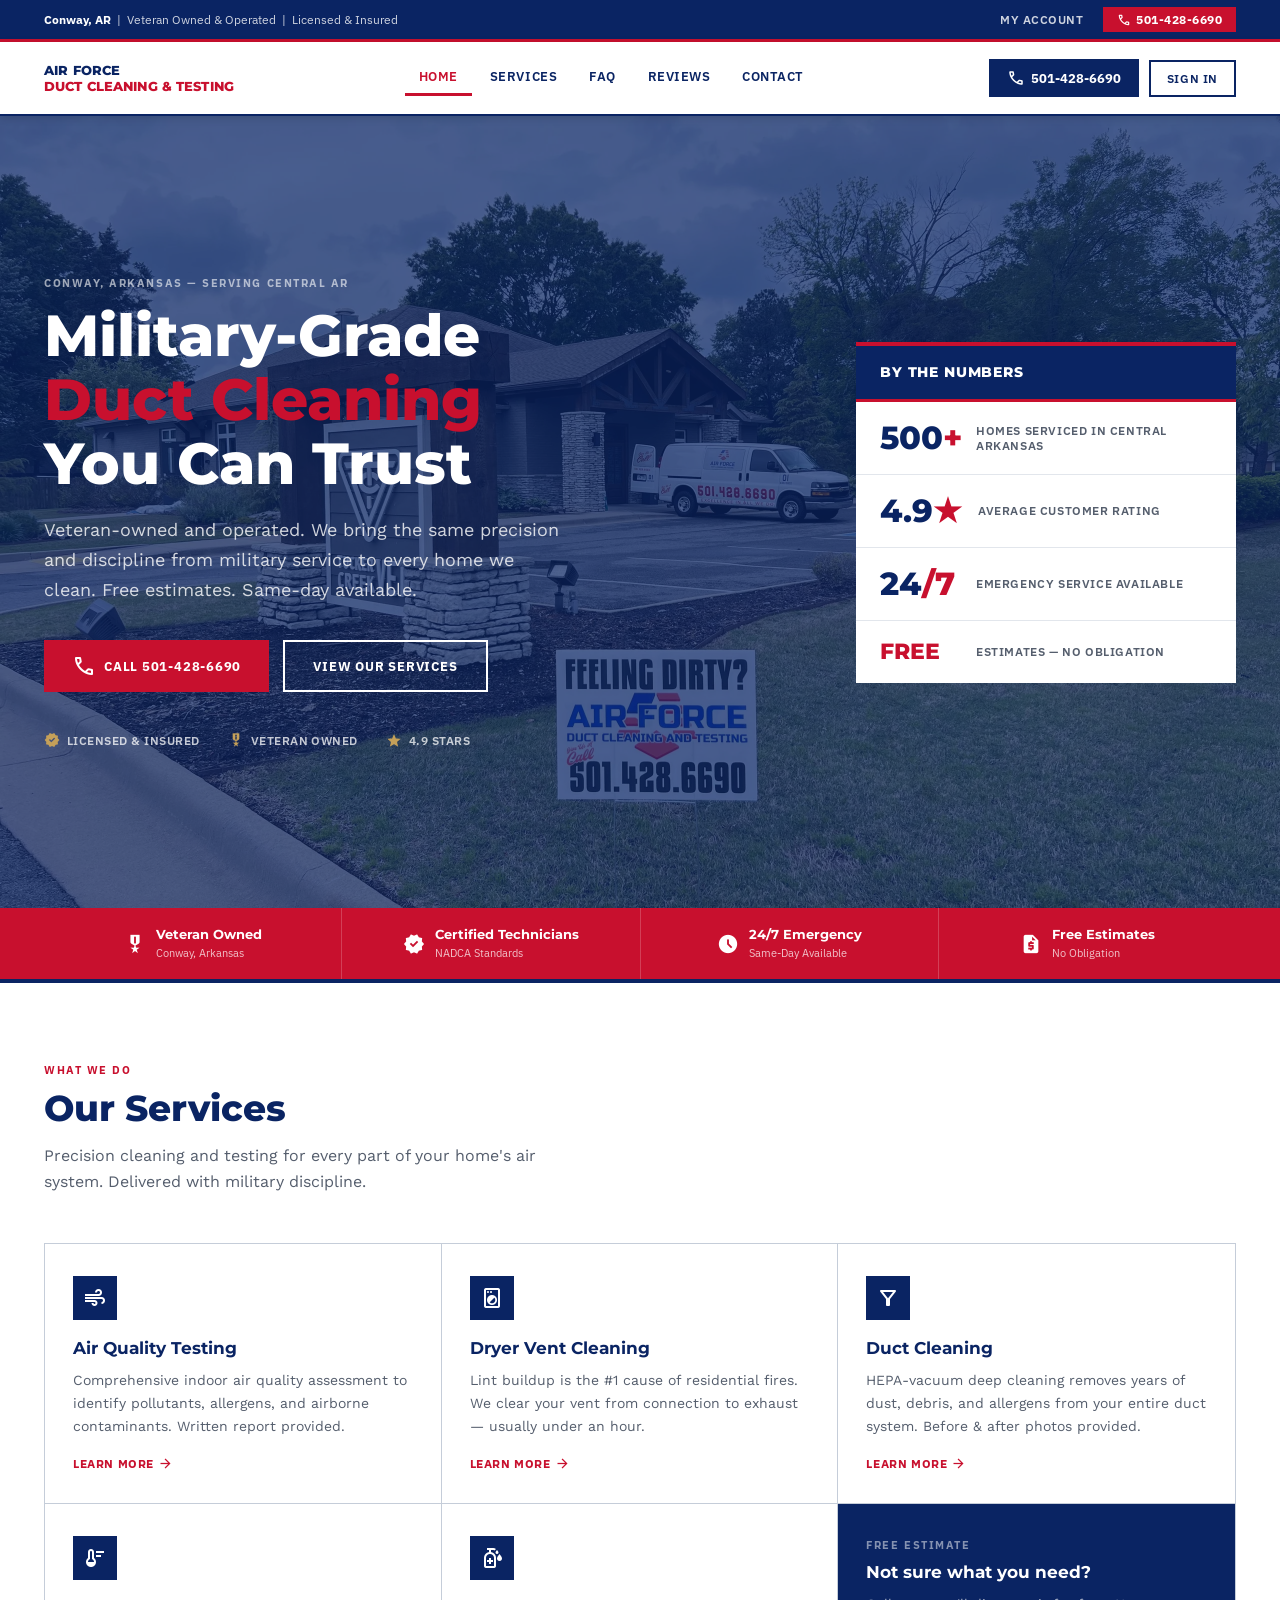
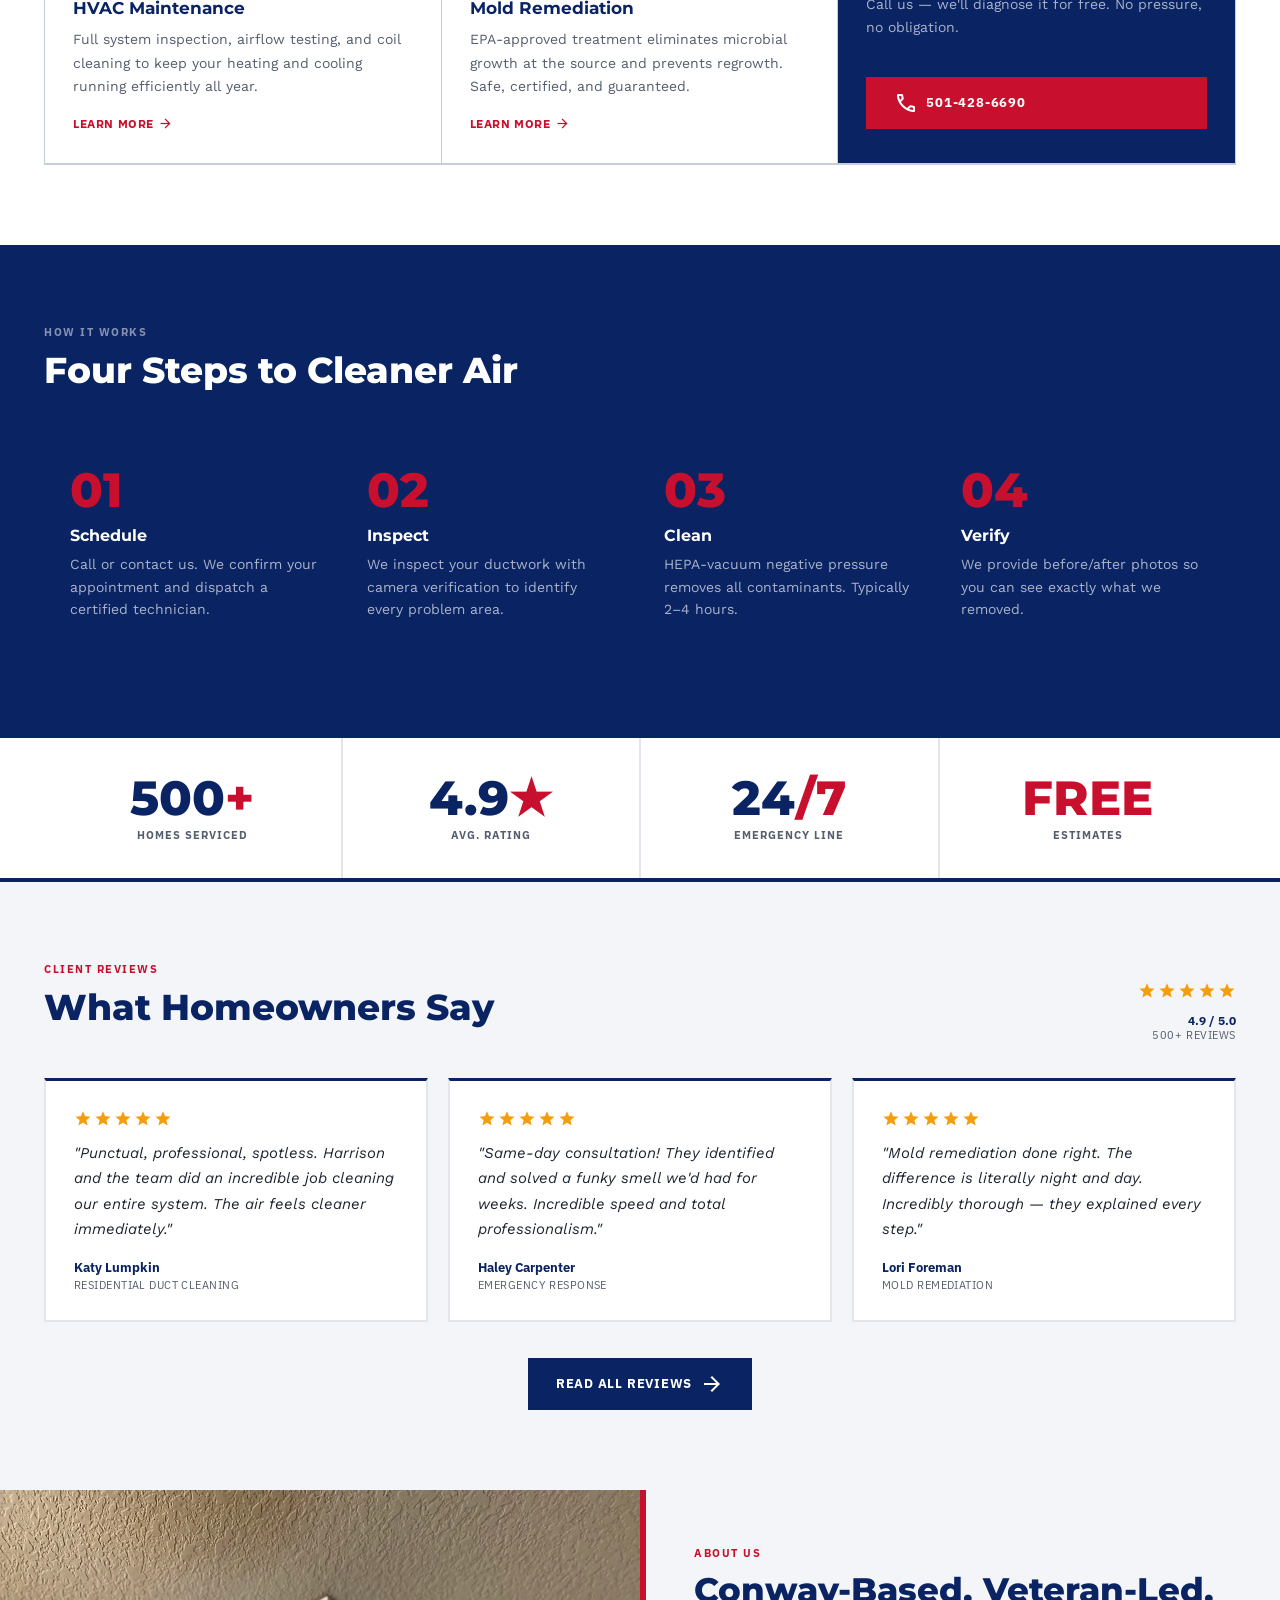
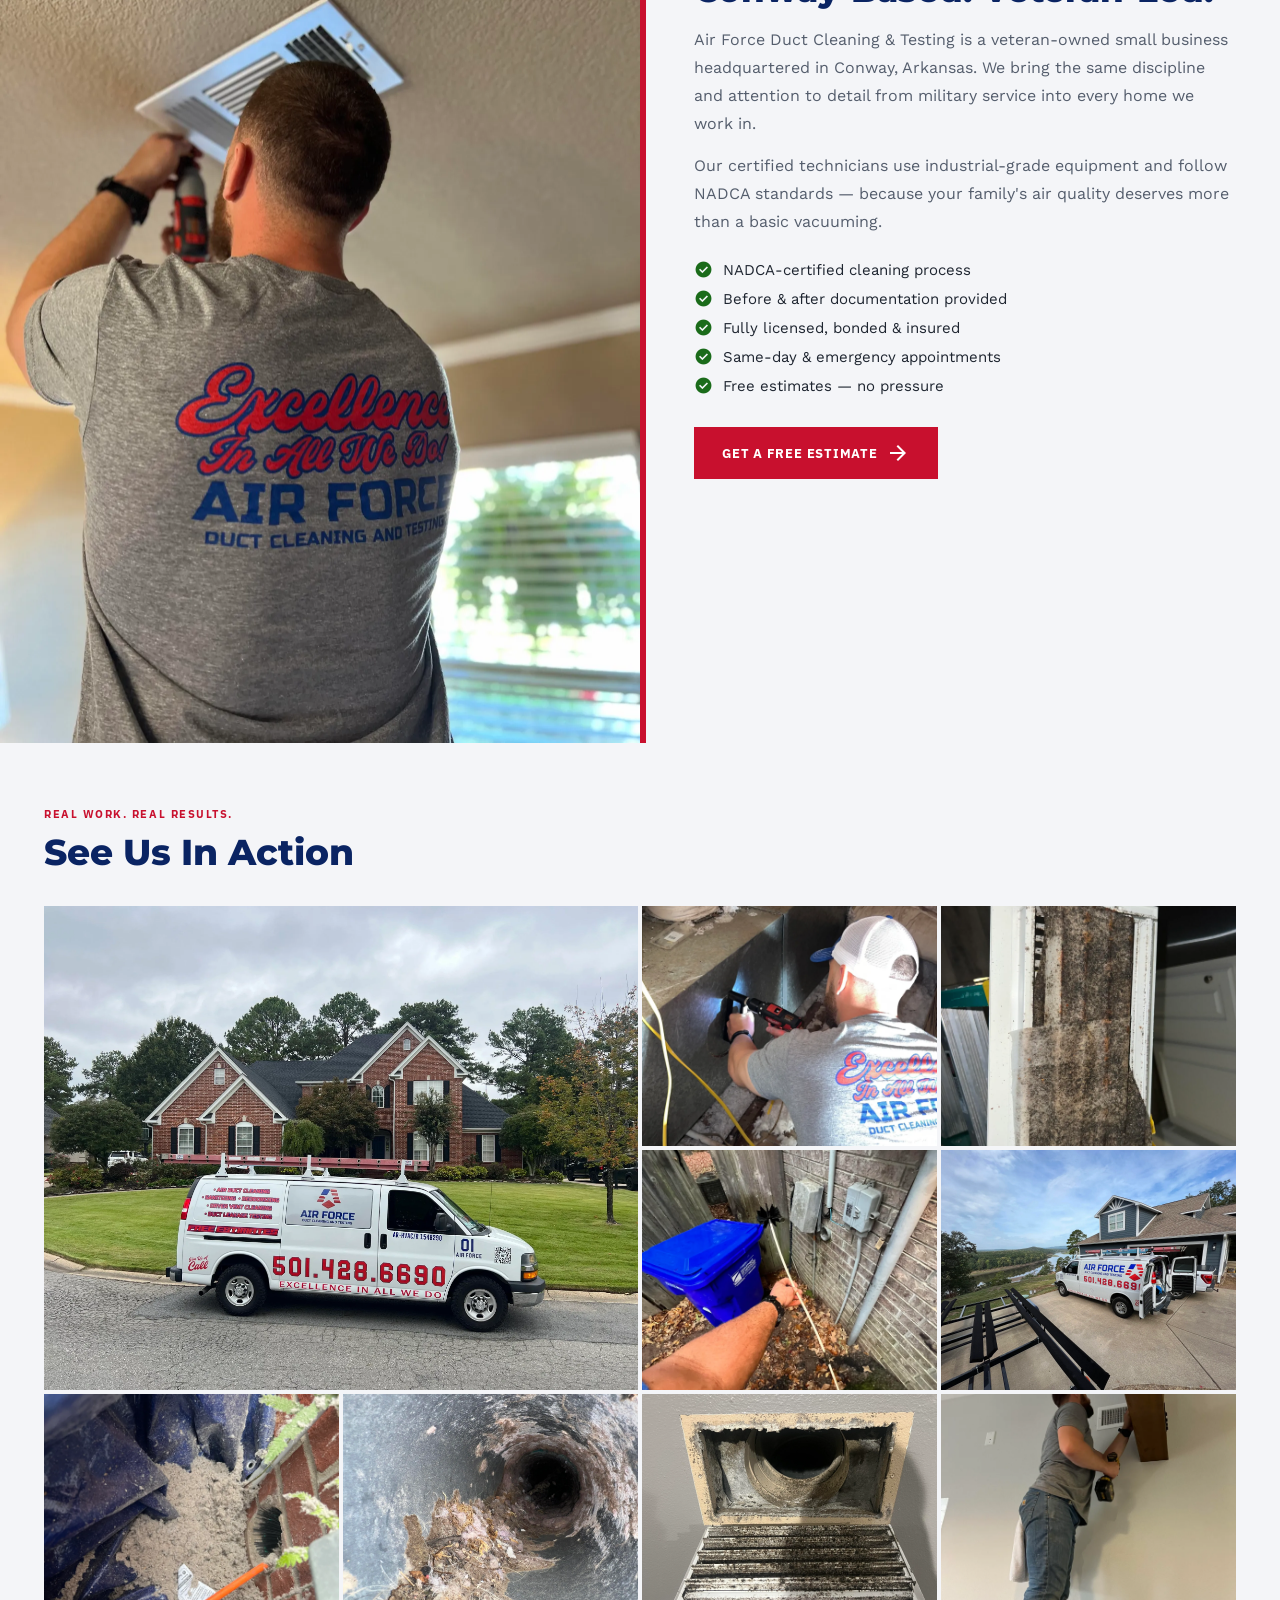
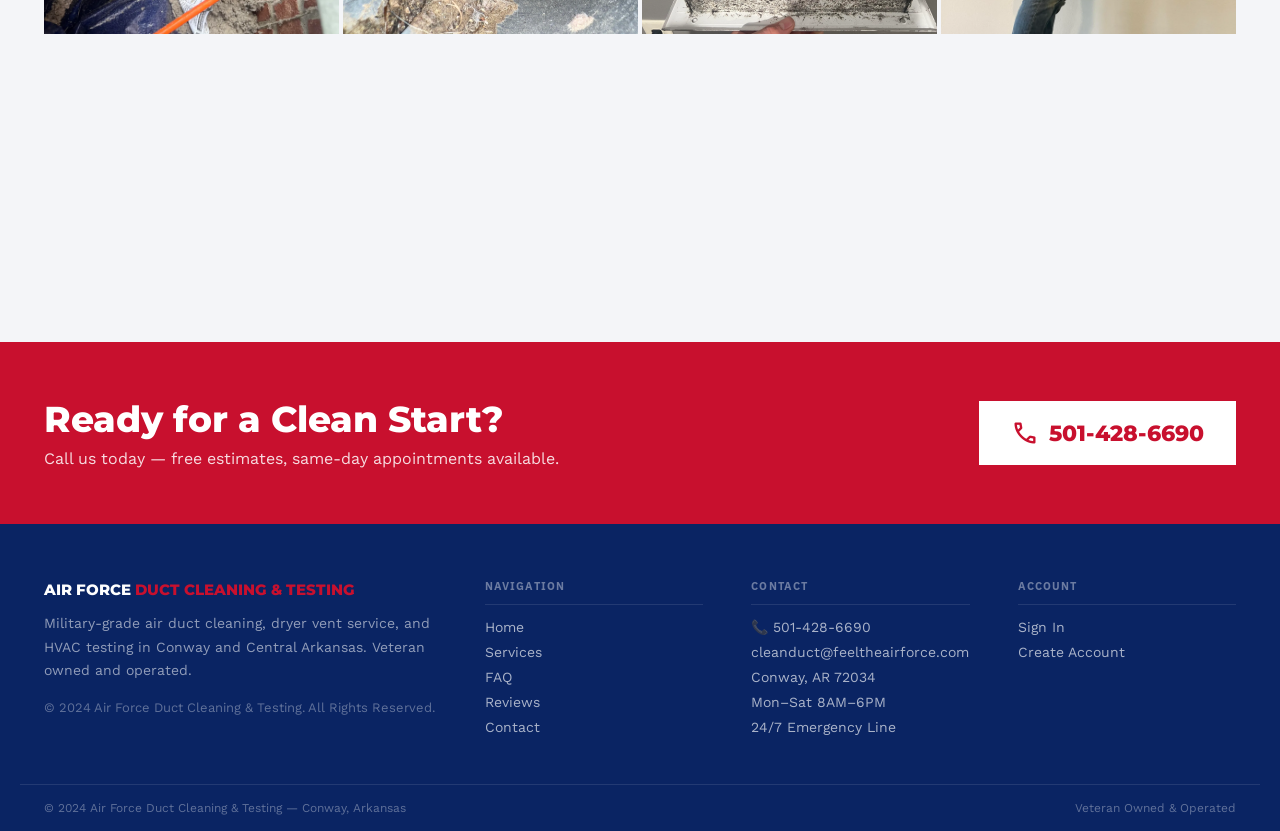
<file: index.html>
<!DOCTYPE html>
<html lang="en">
<head>
<meta charset="utf-8"/>
<meta name="viewport" content="width=device-width, initial-scale=1.0"/>
<title>Air Force Duct Cleaning & Testing | Conway, AR | 501-428-6690</title>
<meta name="description" content="Veteran-owned air duct cleaning, dryer vent cleaning & HVAC testing in Conway, Arkansas. Free estimates. Call 501-428-6690."/>
<link rel="preconnect" href="https://fonts.googleapis.com"/>
<link rel="preconnect" href="https://fonts.gstatic.com" crossorigin/>
<link href="https://fonts.googleapis.com/css2?family=Montserrat:wght@600;700;800&family=IBM+Plex+Sans:wght@500;600;700&family=Work+Sans:wght@400&display=swap" rel="stylesheet"/>
<link href="https://fonts.googleapis.com/css2?family=Material+Symbols+Outlined:wght,FILL@400,0&display=swap" rel="stylesheet"/>
<link rel="stylesheet" href="css/style.css"/>
<style>
/* ——— HERO ——— */
.hero { position:relative; background:var(--navy); min-height:88vh; display:flex; align-items:center; overflow:hidden; }
.hero-img { position:absolute; inset:0; }
.hero-img img { width:100%; height:100%; object-fit:cover; object-position:center; opacity:0.28; display:block; }
.hero-content { position:relative; z-index:2; max-width:1240px; margin:0 auto; padding:80px 24px; display:grid; grid-template-columns:1fr 380px; gap:64px; align-items:center; width:100%; }
.hero-left h1 { color:#fff; font-size:clamp(34px,5vw,58px); font-weight:800; margin-bottom:20px; line-height:1.1; }
.hero-left h1 em { color:var(--red); font-style:normal; }
.hero-sub { color:rgba(255,255,255,0.8); font-size:18px; line-height:1.65; margin-bottom:36px; max-width:520px; }
.hero-actions { display:flex; gap:14px; flex-wrap:wrap; margin-bottom:40px; }
.hero-trust { display:flex; gap:28px; flex-wrap:wrap; }
.trust-pill { display:flex; align-items:center; gap:7px; color:rgba(255,255,255,0.75); font-family:'IBM Plex Sans',sans-serif; font-size:12px; font-weight:600; letter-spacing:0.04em; text-transform:uppercase; }
.trust-pill .material-symbols-outlined { font-size:16px; color:var(--gold); font-variation-settings:'FILL' 1,'wght' 400,'GRAD' 0,'opsz' 24; }

.hero-card { background:var(--white); padding:0; border-top:4px solid var(--red); }
.hero-card-head { background:var(--navy); padding:18px 24px; border-bottom:3px solid var(--red); }
.hero-card-head h3 { font-family:'Montserrat',sans-serif; font-size:14px; font-weight:800; color:#fff; letter-spacing:0.06em; text-transform:uppercase; }
.hero-stat-row { display:flex; align-items:center; gap:16px; padding:20px 24px; border-bottom:1px solid var(--lgray); }
.hero-stat-row:last-child { border-bottom:none; }
.stat-num { font-family:'Montserrat',sans-serif; font-size:32px; font-weight:800; color:var(--navy); line-height:1; min-width:80px; }
.stat-num span { color:var(--red); }
.stat-label { font-family:'IBM Plex Sans',sans-serif; font-size:12px; font-weight:600; letter-spacing:0.05em; text-transform:uppercase; color:var(--gray); }

@media (max-width:900px) { .hero-content { grid-template-columns:1fr; } .hero-card { display:none; } }
@media (max-width:480px) { .hero-content { padding:60px 16px; } .hero-actions { flex-direction:column; } .hero-actions a { width:100%; justify-content:center; } }

/* ——— TRUST BAR ——— */
.trust-bar { background:var(--red); padding:0; border-bottom:4px solid var(--navy); }
.trust-bar-inner { max-width:1240px; margin:0 auto; padding:0 24px; display:flex; justify-content:space-between; flex-wrap:wrap; }
.trust-bar-item { display:flex; align-items:center; gap:10px; padding:18px 0; border-right:1px solid rgba(255,255,255,0.2); flex:1; justify-content:center; }
.trust-bar-item:last-child { border-right:none; }
.trust-bar-item .material-symbols-outlined { font-size:22px; color:#fff; font-variation-settings:'FILL' 1,'wght' 400,'GRAD' 0,'opsz' 24; }
.trust-bar-item strong { display:block; font-family:'Montserrat',sans-serif; font-size:13px; font-weight:700; color:#fff; }
.trust-bar-item small { font-family:'IBM Plex Sans',sans-serif; font-size:11px; color:rgba(255,255,255,0.75); }
@media (max-width:640px) { .trust-bar-item { flex:1 1 50%; border-right:none; border-bottom:1px solid rgba(255,255,255,0.15); } }

/* ——— SECTIONS ——— */
section { padding:80px 0; }
section.bg-off { background:var(--offwhite); }
section.bg-navy { background:var(--navy); }
section.bg-blue { background:var(--ltblue); }

.section-header { margin-bottom:48px; }
.section-header h2 { font-size:clamp(24px,3.5vw,36px); font-weight:800; color:var(--navy); margin-bottom:12px; }
.section-header p { font-size:16px; color:var(--gray); max-width:540px; line-height:1.65; }
.section-header.center { text-align:center; }
.section-header.center p { margin:0 auto; }

/* ——— SERVICE CARDS ——— */
.services-grid { display:grid; grid-template-columns:repeat(3,1fr); gap:0; border:1px solid var(--border); }
.svc-card { padding:32px 28px; border-right:1px solid var(--border); border-bottom:1px solid var(--border); background:#fff; transition:background 0.15s; }
.svc-card:hover { background:var(--ltblue); }
.svc-card:nth-child(3n) { border-right:none; }
.svc-icon { width:44px; height:44px; background:var(--navy); display:flex; align-items:center; justify-content:center; margin-bottom:18px; }
.svc-icon .material-symbols-outlined { font-size:24px; color:#fff; }
.svc-card h3 { font-family:'Montserrat',sans-serif; font-size:17px; font-weight:700; color:var(--navy); margin-bottom:10px; }
.svc-card p { font-size:14px; color:var(--gray); line-height:1.65; margin-bottom:18px; }
.svc-link { font-family:'IBM Plex Sans',sans-serif; font-size:12px; font-weight:700; letter-spacing:0.05em; text-transform:uppercase; color:var(--red); text-decoration:none; display:flex; align-items:center; gap:4px; }
.svc-link:hover { gap:8px; }
.svc-cta-card { background:var(--navy) !important; border-right:none; padding:32px 28px; display:flex; flex-direction:column; justify-content:center; }
.svc-cta-card h3 { color:#fff !important; }
.svc-cta-card p { color:rgba(255,255,255,0.65) !important; }
@media (max-width:900px) { .services-grid { grid-template-columns:1fr 1fr; } .svc-card:nth-child(3n) { border-right:1px solid var(--border); } .svc-card:nth-child(2n) { border-right:none; } }
@media (max-width:560px) { .services-grid { grid-template-columns:1fr; } .svc-card, .svc-card:nth-child(n) { border-right:none; } }

/* ——— PROCESS ——— */
.process-grid { display:grid; grid-template-columns:repeat(4,1fr); gap:0; border:2px solid var(--navy); }
.process-step { padding:32px 24px; border-right:2px solid var(--navy); }
.process-step:last-child { border-right:none; }
.step-num { font-family:'Montserrat',sans-serif; font-size:48px; font-weight:800; color:var(--red); line-height:1; margin-bottom:12px; }
.process-step h3 { font-family:'Montserrat',sans-serif; font-size:16px; font-weight:700; color:#fff; margin-bottom:8px; }
.process-step p { font-size:14px; color:rgba(255,255,255,0.65); line-height:1.6; }
@media (max-width:800px) { .process-grid { grid-template-columns:1fr 1fr; } .process-step { border-bottom:2px solid var(--navy); } .process-step:nth-child(2n) { border-right:none; } .process-step:nth-last-child(-n+2) { border-bottom:none; } }
@media (max-width:480px) { .process-grid { grid-template-columns:1fr; } .process-step { border-right:none; } .process-step:last-child { border-bottom:none; } }

/* ——— STATS BAR ——— */
.stats-bar { background:var(--white); border-top:4px solid var(--navy); border-bottom:4px solid var(--navy); }
.stats-inner { max-width:1240px; margin:0 auto; padding:0 24px; display:flex; align-items:stretch; }
.stat-block { flex:1; padding:36px 24px; text-align:center; border-right:2px solid var(--lgray); }
.stat-block:last-child { border-right:none; }
.stat-big { font-family:'Montserrat',sans-serif; font-size:48px; font-weight:800; color:var(--navy); line-height:1; }
.stat-big em { color:var(--red); font-style:normal; }
.stat-lbl { font-family:'IBM Plex Sans',sans-serif; font-size:11px; font-weight:700; letter-spacing:0.09em; text-transform:uppercase; color:var(--gray); margin-top:6px; }
@media (max-width:640px) { .stats-inner { flex-direction:column; } .stat-block { border-right:none; border-bottom:2px solid var(--lgray); } .stat-block:last-child { border-bottom:none; } }

/* ——— REVIEWS ——— */
.reviews-grid { display:grid; grid-template-columns:repeat(3,1fr); gap:20px; }
.review-card { background:#fff; border:2px solid var(--lgray); border-top:3px solid var(--navy); padding:28px; }
.star-row { display:flex; gap:2px; margin-bottom:14px; }
.star-row .material-symbols-outlined { font-size:18px; color:#f59e0b; font-variation-settings:'FILL' 1,'wght' 400,'GRAD' 0,'opsz' 24; }
.review-card blockquote { font-size:15px; line-height:1.7; color:var(--dgray); margin-bottom:16px; font-style:italic; }
.review-name { font-family:'IBM Plex Sans',sans-serif; font-size:13px; font-weight:700; color:var(--navy); }
.review-type { font-family:'IBM Plex Sans',sans-serif; font-size:11px; color:var(--gray); margin-top:2px; letter-spacing:0.04em; text-transform:uppercase; }
@media (max-width:900px) { .reviews-grid { grid-template-columns:1fr 1fr; } }
@media (max-width:560px) { .reviews-grid { grid-template-columns:1fr; } }

/* ——— ABOUT ——— */
.about-grid { display:grid; grid-template-columns:1fr 1fr; gap:0; align-items:stretch; }
.about-img { overflow:hidden; }
.about-img img { width:100%; height:100%; object-fit:cover; display:block; min-height:440px; }
.about-text { padding:56px 48px; background:var(--offwhite); border-left:6px solid var(--red); }
.about-text h2 { font-size:clamp(24px,3vw,34px); font-weight:800; color:var(--navy); margin-bottom:16px; }
.about-text p { font-size:16px; color:var(--gray); line-height:1.75; margin-bottom:14px; }
.checklist { margin:24px 0; display:flex; flex-direction:column; gap:10px; }
.check-item { display:flex; align-items:center; gap:10px; font-size:15px; color:var(--dgray); }
.check-item .material-symbols-outlined { font-size:19px; color:var(--green); flex-shrink:0; font-variation-settings:'FILL' 1,'wght' 400,'GRAD' 0,'opsz' 24; }
@media (max-width:860px) { .about-grid { grid-template-columns:1fr; } .about-img img { min-height:280px; } .about-text { padding:36px 24px; border-left:none; border-top:6px solid var(--red); } }

/* ——— GALLERY ——— */
.gallery-grid { display:grid; grid-template-columns:repeat(4,1fr); grid-template-rows:240px 240px; gap:4px; }
.gallery-grid .g-big { grid-column:span 2; grid-row:span 2; }
.gallery-grid .g-cell { overflow:hidden; }
.gallery-grid .g-cell img { width:100%; height:100%; object-fit:cover; display:block; transition:transform 0.3s; }
.gallery-grid .g-cell:hover img { transform:scale(1.04); }
@media (max-width:640px) { .gallery-grid { grid-template-columns:1fr 1fr; grid-template-rows:auto; } .gallery-grid .g-big { grid-column:span 2; grid-row:span 1; } }

/* ——— CTA BAND ——— */
.cta-band { background:var(--red); padding:0; }
.cta-band-inner { max-width:1240px; margin:0 auto; padding:56px 24px; display:flex; justify-content:space-between; align-items:center; flex-wrap:wrap; gap:32px; }
.cta-band h2 { font-family:'Montserrat',sans-serif; font-size:clamp(22px,3vw,36px); font-weight:800; color:#fff; margin-bottom:8px; }
.cta-band p { color:rgba(255,255,255,0.85); font-size:16px; }
.cta-phone { display:inline-flex; align-items:center; gap:10px; background:#fff; color:var(--red); font-family:'Montserrat',sans-serif; font-size:22px; font-weight:800; padding:18px 32px; text-decoration:none; white-space:nowrap; transition:transform 0.15s; }
.cta-phone:hover { transform:translateY(-2px); }
</style>
</head>
<body>

<div class="util-bar">
  <div class="util-bar-inner">
    <div class="util-bar-left"><strong>Conway, AR</strong> &nbsp;|&nbsp; Veteran Owned &amp; Operated &nbsp;|&nbsp; Licensed &amp; Insured</div>
    <div class="util-bar-right">
      <a href="signin.html">My Account</a>
      <a href="tel:5014286690" class="util-bar-phone"><span class="material-symbols-outlined" style="font-size:14px;vertical-align:middle;">call</span> 501-428-6690</a>
    </div>
  </div>
</div>

<header id="topnav">
  <div class="nav-inner">
    <a class="nav-logo" href="index.html">
      <div class="nav-logo-text">AIR FORCE<span>DUCT CLEANING &amp; TESTING</span></div>
    </a>
    <nav class="nav-links">
      <a href="index.html" class="active">Home</a>
      <a href="services.html">Services</a>
      <a href="faq.html">FAQ</a>
      <a href="reviews.html">Reviews</a>
      <a href="contact.html">Contact</a>
    </nav>
    <div class="nav-cta">
      <a class="btn-nav-call" href="tel:5014286690"><span class="material-symbols-outlined">call</span> 501-428-6690</a>
      <a class="btn-nav-signin" href="signin.html">Sign In</a>
      <button class="nav-hamburger" id="hamburger" aria-label="Open menu"><span></span><span></span><span></span></button>
    </div>
  </div>
</header>
<nav class="mobile-menu" id="mobile-menu" style="display:none;">
  <a href="index.html">Home</a>
  <a href="services.html">Services</a>
  <a href="faq.html">FAQ</a>
  <a href="reviews.html">Reviews</a>
  <a href="contact.html">Contact</a>
  <a href="signin.html">Sign In</a>
  <a href="tel:5014286690" class="btn-mobile-call">📞 Call 501-428-6690 — Free Estimates</a>
</nav>

<!-- Hero -->
<section class="hero">
  <div class="hero-img"><img src="images/5.webp" alt="Air Force Duct van at residential job"/></div>
  <div class="hero-content">
    <div class="hero-left">
      <div class="section-tag" style="color:rgba(255,255,255,0.6); margin-bottom:14px;">Conway, Arkansas — Serving Central AR</div>
      <h1>Military-Grade<br/><em>Duct Cleaning</em><br/>You Can Trust</h1>
      <p class="hero-sub">Veteran-owned and operated. We bring the same precision and discipline from military service to every home we clean. Free estimates. Same-day available.</p>
      <div class="hero-actions">
        <a class="btn-red" href="tel:5014286690"><span class="material-symbols-outlined">call</span> Call 501-428-6690</a>
        <a class="btn-outline-white" href="services.html">View Our Services</a>
      </div>
      <div class="hero-trust">
        <div class="trust-pill"><span class="material-symbols-outlined">verified</span> Licensed &amp; Insured</div>
        <div class="trust-pill"><span class="material-symbols-outlined">military_tech</span> Veteran Owned</div>
        <div class="trust-pill"><span class="material-symbols-outlined">star</span> 4.9 Stars</div>
      </div>
    </div>
    <div class="hero-card">
      <div class="hero-card-head"><h3>By the Numbers</h3></div>
      <div class="hero-stat-row">
        <div class="stat-num">500<span>+</span></div>
        <div class="stat-label">Homes Serviced in Central Arkansas</div>
      </div>
      <div class="hero-stat-row">
        <div class="stat-num">4.9<span>★</span></div>
        <div class="stat-label">Average Customer Rating</div>
      </div>
      <div class="hero-stat-row">
        <div class="stat-num">24<span>/7</span></div>
        <div class="stat-label">Emergency Service Available</div>
      </div>
      <div class="hero-stat-row">
        <div class="stat-num" style="font-size:22px; color:var(--red);">FREE</div>
        <div class="stat-label">Estimates — No Obligation</div>
      </div>
    </div>
  </div>
</section>

<!-- Trust Bar -->
<div class="trust-bar">
  <div class="trust-bar-inner">
    <div class="trust-bar-item"><span class="material-symbols-outlined">military_tech</span><div><strong>Veteran Owned</strong><small>Conway, Arkansas</small></div></div>
    <div class="trust-bar-item"><span class="material-symbols-outlined">verified</span><div><strong>Certified Technicians</strong><small>NADCA Standards</small></div></div>
    <div class="trust-bar-item"><span class="material-symbols-outlined">schedule</span><div><strong>24/7 Emergency</strong><small>Same-Day Available</small></div></div>
    <div class="trust-bar-item"><span class="material-symbols-outlined">request_quote</span><div><strong>Free Estimates</strong><small>No Obligation</small></div></div>
  </div>
</div>

<!-- Services -->
<section>
  <div class="container">
    <div class="section-header">
      <span class="section-tag">What We Do</span>
      <h2>Our Services</h2>
      <p>Precision cleaning and testing for every part of your home's air system. Delivered with military discipline.</p>
    </div>
    <div class="services-grid">
      <div class="svc-card reveal">
        <div class="svc-icon"><span class="material-symbols-outlined">air</span></div>
        <h3>Air Quality Testing</h3>
        <p>Comprehensive indoor air quality assessment to identify pollutants, allergens, and airborne contaminants. Written report provided.</p>
        <a class="svc-link" href="services.html">Learn More <span class="material-symbols-outlined" style="font-size:15px;">arrow_forward</span></a>
      </div>
      <div class="svc-card reveal">
        <div class="svc-icon"><span class="material-symbols-outlined">local_laundry_service</span></div>
        <h3>Dryer Vent Cleaning</h3>
        <p>Lint buildup is the #1 cause of residential fires. We clear your vent from connection to exhaust — usually under an hour.</p>
        <a class="svc-link" href="services.html">Learn More <span class="material-symbols-outlined" style="font-size:15px;">arrow_forward</span></a>
      </div>
      <div class="svc-card reveal">
        <div class="svc-icon"><span class="material-symbols-outlined">filter_alt</span></div>
        <h3>Duct Cleaning</h3>
        <p>HEPA-vacuum deep cleaning removes years of dust, debris, and allergens from your entire duct system. Before &amp; after photos provided.</p>
        <a class="svc-link" href="services.html">Learn More <span class="material-symbols-outlined" style="font-size:15px;">arrow_forward</span></a>
      </div>
      <div class="svc-card reveal">
        <div class="svc-icon"><span class="material-symbols-outlined">thermostat</span></div>
        <h3>HVAC Maintenance</h3>
        <p>Full system inspection, airflow testing, and coil cleaning to keep your heating and cooling running efficiently all year.</p>
        <a class="svc-link" href="services.html">Learn More <span class="material-symbols-outlined" style="font-size:15px;">arrow_forward</span></a>
      </div>
      <div class="svc-card reveal">
        <div class="svc-icon"><span class="material-symbols-outlined">sanitizer</span></div>
        <h3>Mold Remediation</h3>
        <p>EPA-approved treatment eliminates microbial growth at the source and prevents regrowth. Safe, certified, and guaranteed.</p>
        <a class="svc-link" href="services.html">Learn More <span class="material-symbols-outlined" style="font-size:15px;">arrow_forward</span></a>
      </div>
      <div class="svc-card svc-cta-card reveal">
        <span class="section-tag" style="color:rgba(255,255,255,0.5);">Free Estimate</span>
        <h3>Not sure what you need?</h3>
        <p>Call us — we'll diagnose it for free. No pressure, no obligation.</p>
        <a class="btn-red" href="tel:5014286690" style="margin-top:20px;"><span class="material-symbols-outlined">call</span> 501-428-6690</a>
      </div>
    </div>
  </div>
</section>

<!-- Process -->
<section class="bg-navy">
  <div class="container">
    <div class="section-header" style="margin-bottom:40px;">
      <span class="section-tag" style="color:rgba(255,255,255,0.5);">How It Works</span>
      <h2 style="color:#fff;">Four Steps to Cleaner Air</h2>
    </div>
    <div class="process-grid">
      <div class="process-step reveal">
        <div class="step-num">01</div>
        <h3>Schedule</h3>
        <p>Call or contact us. We confirm your appointment and dispatch a certified technician.</p>
      </div>
      <div class="process-step reveal">
        <div class="step-num">02</div>
        <h3>Inspect</h3>
        <p>We inspect your ductwork with camera verification to identify every problem area.</p>
      </div>
      <div class="process-step reveal">
        <div class="step-num">03</div>
        <h3>Clean</h3>
        <p>HEPA-vacuum negative pressure removes all contaminants. Typically 2–4 hours.</p>
      </div>
      <div class="process-step reveal" style="border-right:none;">
        <div class="step-num">04</div>
        <h3>Verify</h3>
        <p>We provide before/after photos so you can see exactly what we removed.</p>
      </div>
    </div>
  </div>
</section>

<!-- Stats -->
<div class="stats-bar">
  <div class="stats-inner">
    <div class="stat-block reveal"><div class="stat-big">500<em>+</em></div><div class="stat-lbl">Homes Serviced</div></div>
    <div class="stat-block reveal"><div class="stat-big">4.9<em>★</em></div><div class="stat-lbl">Avg. Rating</div></div>
    <div class="stat-block reveal"><div class="stat-big">24<em>/7</em></div><div class="stat-lbl">Emergency Line</div></div>
    <div class="stat-block reveal"><div class="stat-big"><em>FREE</em></div><div class="stat-lbl">Estimates</div></div>
  </div>
</div>

<!-- Reviews -->
<section class="bg-off">
  <div class="container">
    <div class="section-header" style="display:flex; justify-content:space-between; align-items:flex-end; flex-wrap:wrap; gap:20px; margin-bottom:36px;">
      <div><span class="section-tag">Client Reviews</span><h2 style="color:var(--navy);">What Homeowners Say</h2></div>
      <div style="text-align:right;">
        <div class="star-row" style="justify-content:flex-end;"><span class="material-symbols-outlined">star</span><span class="material-symbols-outlined">star</span><span class="material-symbols-outlined">star</span><span class="material-symbols-outlined">star</span><span class="material-symbols-outlined">star</span></div>
        <div style="font-family:'IBM Plex Sans',sans-serif; font-size:12px; font-weight:700; color:var(--navy);">4.9 / 5.0</div>
        <div style="font-size:11px; color:var(--gray); font-family:'IBM Plex Sans',sans-serif; text-transform:uppercase; letter-spacing:0.05em;">500+ reviews</div>
      </div>
    </div>
    <div class="reviews-grid">
      <div class="review-card reveal">
        <div class="star-row"><span class="material-symbols-outlined">star</span><span class="material-symbols-outlined">star</span><span class="material-symbols-outlined">star</span><span class="material-symbols-outlined">star</span><span class="material-symbols-outlined">star</span></div>
        <blockquote>"Punctual, professional, spotless. Harrison and the team did an incredible job cleaning our entire system. The air feels cleaner immediately."</blockquote>
        <div class="review-name">Katy Lumpkin</div>
        <div class="review-type">Residential Duct Cleaning</div>
      </div>
      <div class="review-card reveal">
        <div class="star-row"><span class="material-symbols-outlined">star</span><span class="material-symbols-outlined">star</span><span class="material-symbols-outlined">star</span><span class="material-symbols-outlined">star</span><span class="material-symbols-outlined">star</span></div>
        <blockquote>"Same-day consultation! They identified and solved a funky smell we'd had for weeks. Incredible speed and total professionalism."</blockquote>
        <div class="review-name">Haley Carpenter</div>
        <div class="review-type">Emergency Response</div>
      </div>
      <div class="review-card reveal">
        <div class="star-row"><span class="material-symbols-outlined">star</span><span class="material-symbols-outlined">star</span><span class="material-symbols-outlined">star</span><span class="material-symbols-outlined">star</span><span class="material-symbols-outlined">star</span></div>
        <blockquote>"Mold remediation done right. The difference is literally night and day. Incredibly thorough — they explained every step."</blockquote>
        <div class="review-name">Lori Foreman</div>
        <div class="review-type">Mold Remediation</div>
      </div>
    </div>
    <div style="text-align:center; margin-top:36px;">
      <a href="reviews.html" class="btn-navy">Read All Reviews <span class="material-symbols-outlined">arrow_forward</span></a>
    </div>
  </div>
</section>

<!-- About -->
<section style="padding:0;">
  <div class="about-grid">
    <div class="about-img"><img src="images/18.webp" alt="Air Force Duct technician at work"/></div>
    <div class="about-text reveal">
      <span class="section-tag">About Us</span>
      <h2>Conway-Based. Veteran-Led.</h2>
      <p>Air Force Duct Cleaning &amp; Testing is a veteran-owned small business headquartered in Conway, Arkansas. We bring the same discipline and attention to detail from military service into every home we work in.</p>
      <p>Our certified technicians use industrial-grade equipment and follow NADCA standards — because your family's air quality deserves more than a basic vacuuming.</p>
      <div class="checklist">
        <div class="check-item"><span class="material-symbols-outlined">check_circle</span> NADCA-certified cleaning process</div>
        <div class="check-item"><span class="material-symbols-outlined">check_circle</span> Before &amp; after documentation provided</div>
        <div class="check-item"><span class="material-symbols-outlined">check_circle</span> Fully licensed, bonded &amp; insured</div>
        <div class="check-item"><span class="material-symbols-outlined">check_circle</span> Same-day &amp; emergency appointments</div>
        <div class="check-item"><span class="material-symbols-outlined">check_circle</span> Free estimates — no pressure</div>
      </div>
      <a class="btn-red" href="contact.html" style="margin-top:8px; display:inline-flex;">Get a Free Estimate <span class="material-symbols-outlined">arrow_forward</span></a>
    </div>
  </div>
</section>

<!-- Photo Gallery -->
<section style="padding:64px 0; background:var(--offwhite);">
  <div class="container">
    <div class="section-header" style="margin-bottom:32px;">
      <span class="section-tag">Real Work. Real Results.</span>
      <h2 style="color:var(--navy);">See Us In Action</h2>
    </div>
    <div class="gallery-grid">
      <div class="g-cell g-big"><img src="images/9.webp" alt="Air Force van at residential home"/></div>
      <div class="g-cell"><img src="images/16.webp" alt="Technician servicing vent"/></div>
      <div class="g-cell"><img src="images/8.webp" alt="Heavily soiled air filter"/></div>
      <div class="g-cell"><img src="images/12.webp" alt="Inside dirty duct"/></div>
      <div class="g-cell"><img src="images/4.webp" alt="Air Force van on job site"/></div>
    </div>
    <div class="gallery-grid" style="margin-top:4px;">
      <div class="g-cell"><img src="images/6.webp" alt="Duct debris removed"/></div>
      <div class="g-cell"><img src="images/13.webp" alt="Blocked vent before cleaning"/></div>
      <div class="g-cell"><img src="images/14.webp" alt="Dirty duct register"/></div>
      <div class="g-cell"><img src="images/17.webp" alt="Technician in attic"/></div>
    </div>
  </div>
</section>

<!-- CTA -->
<div class="cta-band">
  <div class="cta-band-inner">
    <div>
      <h2>Ready for a Clean Start?</h2>
      <p>Call us today — free estimates, same-day appointments available.</p>
    </div>
    <a class="cta-phone" href="tel:5014286690"><span class="material-symbols-outlined" style="font-size:28px;">call</span> 501-428-6690</a>
  </div>
</div>

<footer>
  <div class="footer-top">
    <div class="footer-brand">
      <div class="footer-logo-text">AIR FORCE<span> DUCT CLEANING &amp; TESTING</span></div>
      <p>Military-grade air duct cleaning, dryer vent service, and HVAC testing in Conway and Central Arkansas. Veteran owned and operated.</p>
      <p style="margin-top:14px; color:rgba(255,255,255,0.35); font-size:13px;">© 2024 Air Force Duct Cleaning &amp; Testing. All Rights Reserved.</p>
    </div>
    <div class="footer-col">
      <h4>Navigation</h4>
      <a href="index.html">Home</a>
      <a href="services.html">Services</a>
      <a href="faq.html">FAQ</a>
      <a href="reviews.html">Reviews</a>
      <a href="contact.html">Contact</a>
    </div>
    <div class="footer-col">
      <h4>Contact</h4>
      <a href="tel:5014286690">📞 501-428-6690</a>
      <a href="mailto:cleanduct@feeltheairforce.com">cleanduct@feeltheairforce.com</a>
      <a href="#">Conway, AR 72034</a>
      <a href="#">Mon–Sat 8AM–6PM</a>
      <a href="#">24/7 Emergency Line</a>
    </div>
    <div class="footer-col">
      <h4>Account</h4>
      <a href="signin.html">Sign In</a>
      <a href="register.html">Create Account</a>
    </div>
  </div>
  <div class="footer-bottom">
    <span>© 2024 Air Force Duct Cleaning &amp; Testing — Conway, Arkansas</span>
    <span>Veteran Owned &amp; Operated</span>
  </div>
</footer>

<script src="js/main.js"></script>
</body>
</html>
</file>
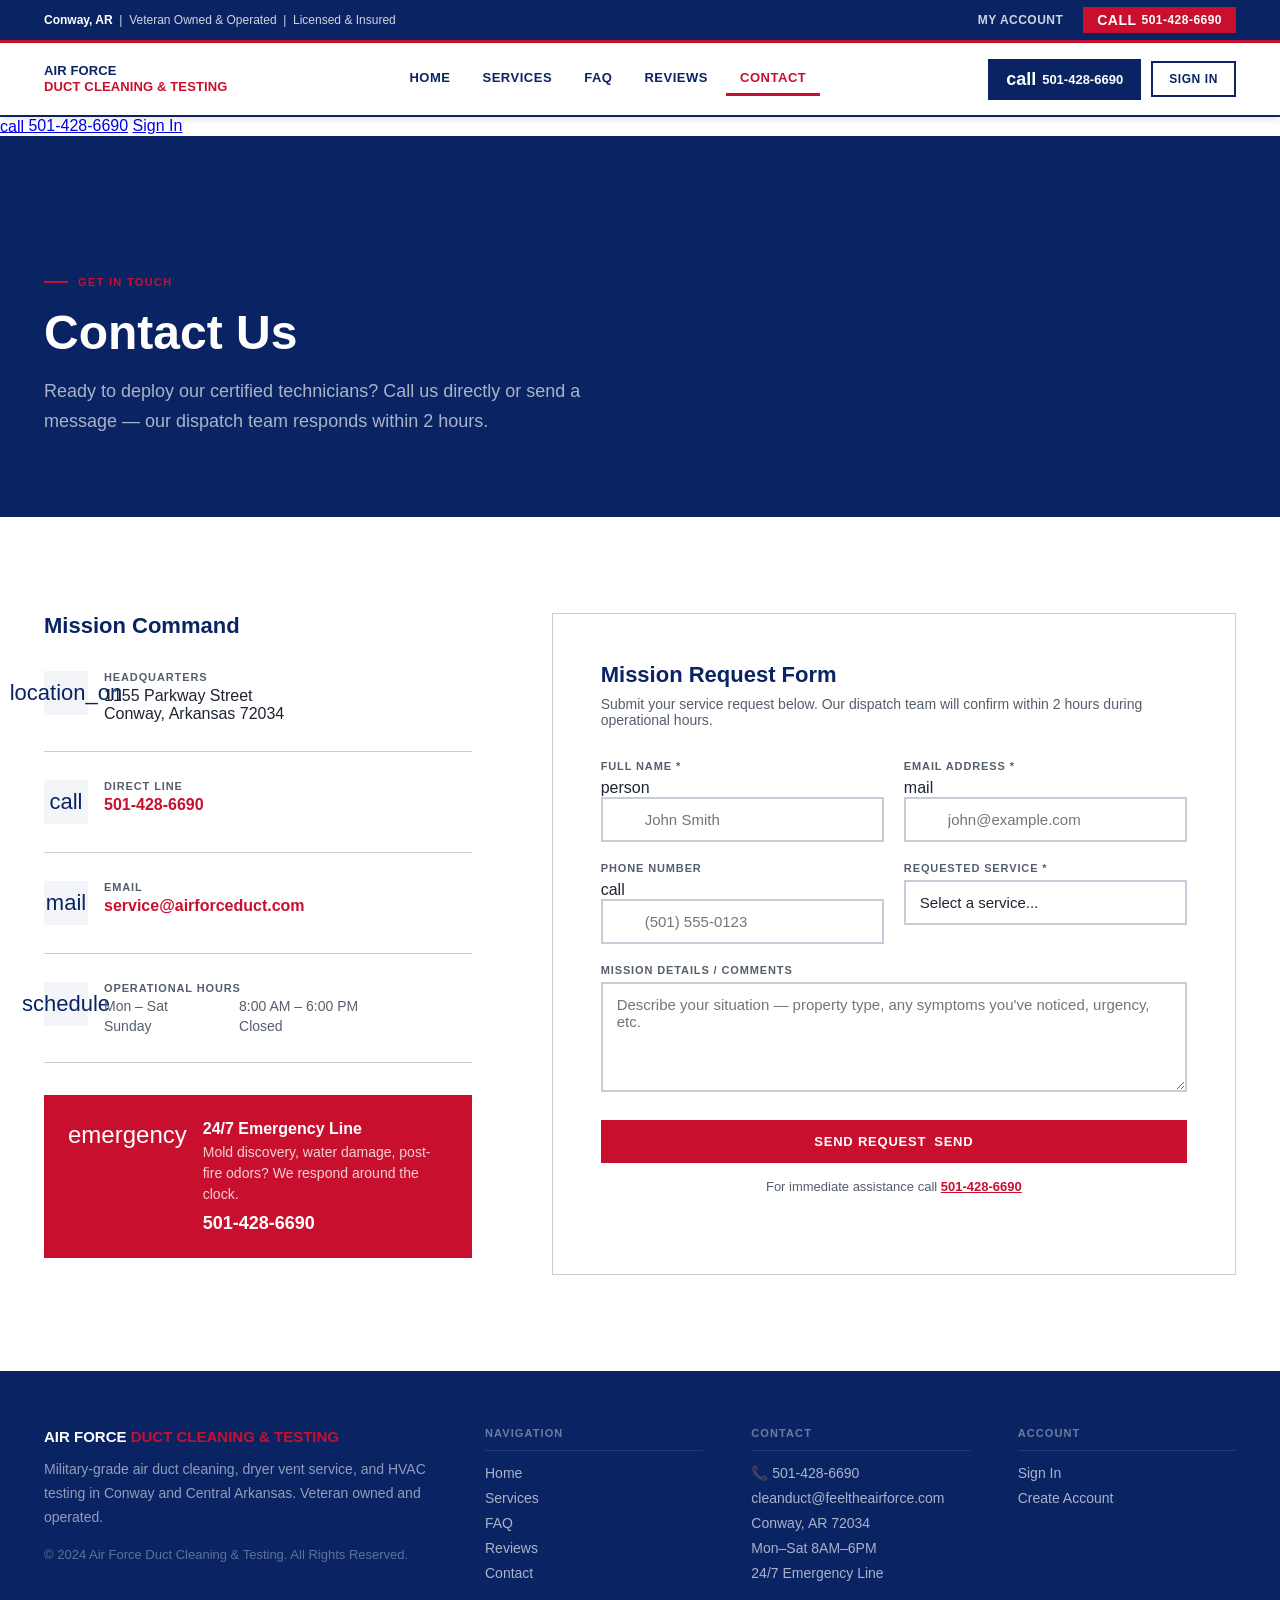
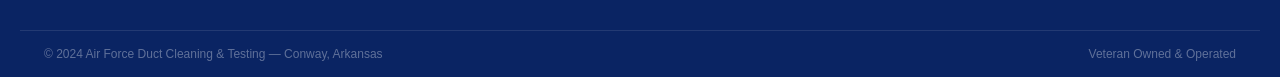
<file: contact.html>
<!DOCTYPE html>
<html lang="en">
<head>
<meta charset="utf-8"/>
<meta name="viewport" content="width=device-width, initial-scale=1.0"/>
<title>Contact | Air Force Duct Cleaning & Testing</title>
<link rel="preconnect" href="https://fonts.googleapis.com"/>
<link rel="preconnect" href="https://fonts.gstatic.com" crossorigin/>
<link rel="preconnect" href="https://fonts.googleapis.com"/>
<link rel="preconnect" href="https://fonts.gstatic.com" crossorigin/>
<link rel="stylesheet" href="css/style.css"/>
<style>
.page-hero { background: var(--navy); padding: 140px 0 80px; }
.page-hero-eyebrow { font-family:'IBM Plex Sans',sans-serif; font-size:11px; font-weight:600; letter-spacing:0.12em; text-transform:uppercase; color:var(--red); display:flex; align-items:center; gap:10px; margin-bottom:16px; }
.page-hero-eyebrow::before { content:''; display:block; width:24px; height:2px; background:var(--red); }
.page-hero h1 { color:#fff; margin-bottom:16px; }
.page-hero p { color:rgba(255,255,255,0.65); font-size:18px; max-width:560px; line-height:1.65; }

.contact-section { padding: 96px 0; }
.contact-layout { display: grid; grid-template-columns: 1fr 1.6fr; gap: 80px; align-items: start; }

.contact-info h2 { font-family:'Montserrat',sans-serif; font-size:22px; font-weight:700; color:var(--navy); margin-bottom:32px; }
.info-item { display:flex; gap:16px; margin-bottom:28px; padding-bottom:28px; border-bottom:1px solid var(--border); }
.info-item:last-of-type { border-bottom:none; }
.info-icon { width:44px; height:44px; background:var(--offwhite); display:flex; align-items:center; justify-content:center; flex-shrink:0; }
.info-icon .material-symbols-outlined { font-size:22px; color:var(--navy); }
.info-label { font-family:'IBM Plex Sans',sans-serif; font-size:11px; font-weight:600; letter-spacing:0.08em; text-transform:uppercase; color:var(--gray); margin-bottom:4px; }
.info-value { font-size:16px; color:var(--dgray); font-weight:400; }
.info-value a { color:var(--red); text-decoration:none; font-weight:600; }
.info-value a:hover { text-decoration:underline; }

.hours-grid { display:grid; grid-template-columns:1fr 1fr; gap:4px 16px; margin-top:4px; font-size:14px; color:var(--gray); }

.emergency-card { background:var(--red); padding:24px; margin-top:32px; display:flex; gap:16px; align-items:flex-start; }
.emergency-card .material-symbols-outlined { font-size:24px; color:#fff; flex-shrink:0; margin-top:2px; }
.emergency-card h3 { font-family:'Montserrat',sans-serif; font-size:16px; font-weight:700; color:#fff; margin-bottom:4px; }
.emergency-card p { color:rgba(255,255,255,0.8); font-size:14px; line-height:1.5; }
.emergency-card a { color:#fff; font-weight:700; font-size:18px; text-decoration:none; display:block; margin-top:8px; }

/* Form */
.contact-form-wrap { background:#fff; border:1px solid var(--border); padding:48px; }
.contact-form-wrap h2 { font-family:'Montserrat',sans-serif; font-size:22px; font-weight:700; color:var(--navy); margin-bottom:8px; }
.contact-form-wrap p { color:var(--gray); font-size:14px; margin-bottom:32px; }
.form-row { display:grid; grid-template-columns:1fr 1fr; gap:20px; }
.form-group { display:flex; flex-direction:column; gap:6px; margin-bottom:20px; }
.form-success {
  display:none; background:rgba(46,125,50,0.08); border:1px solid var(--green);
  padding:20px 24px; color:var(--green);
  font-family:'IBM Plex Sans',sans-serif; font-size:14px; font-weight:600;
  align-items:center; gap:10px; margin-top:20px;
}
.form-success .material-symbols-outlined { font-size:22px; }

@media (max-width:900px) { .contact-layout { grid-template-columns:1fr; } }
@media (max-width:560px) { .form-row { grid-template-columns:1fr; } .contact-form-wrap { padding:28px 20px; } }
</style>
</head>
<body>

<div class="util-bar">
  <div class="util-bar-inner">
    <div class="util-bar-left"><strong>Conway, AR</strong> &nbsp;|&nbsp; Veteran Owned &amp; Operated &nbsp;|&nbsp; Licensed &amp; Insured</div>
    <div class="util-bar-right">
      <a href="signin.html">My Account</a>
      <a href="tel:5014286690" class="util-bar-phone"><span class="material-symbols-outlined" style="font-size:14px;vertical-align:middle;">call</span> 501-428-6690</a>
    </div>
  </div>
</div>
<header id="topnav">
  <div class="nav-inner">
    <a class="nav-logo" href="index.html">
      <div class="nav-logo-text">AIR FORCE<span>DUCT CLEANING &amp; TESTING</span></div>
    </a>
    <nav class="nav-links">
      <a href="index.html">Home</a>
      <a href="services.html">Services</a>
      <a href="faq.html">FAQ</a>
      <a href="reviews.html">Reviews</a>
      <a href="contact.html" class="active">Contact</a>
    </nav>
    <div class="nav-cta">
      <a class="btn-nav-call" href="tel:5014286690"><span class="material-symbols-outlined">call</span> 501-428-6690</a>
      <a class="btn-nav-signin" href="signin.html">Sign In</a>
      <button class="nav-hamburger" id="hamburger" aria-label="Open menu"><span></span><span></span><span></span></button>
    </div>
  </div>
</header>
<nav class="mobile-menu" id="mobile-menu" style="display:none;">
  <a href="index.html">Home</a>
  <a href="services.html">Services</a>
  <a href="faq.html">FAQ</a>
  <a href="reviews.html">Reviews</a>
  <a href="contact.html" class="active">Contact</a>
  <a href="signin.html">Sign In</a>
  <a href="tel:5014286690" class="btn-mobile-call">📞 Call 501-428-6690 — Free Estimates</a>
</nav>

    <div class="nav-right">
      <a class="nav-phone" href="tel:5014286690"><span class="material-symbols-outlined">call</span> 501-428-6690</a>
      <a class="btn-nav" href="signin.html">Sign In</a>
      <button class="nav-hamburger" id="hamburger" aria-label="Open menu"><span></span><span></span><span></span></button>
    </div>
  </div>
</header>
<nav class="mobile-menu" id="mobile-menu" style="display:none;">
  <a href="services.html">Services</a>
  <a href="index.html#about">About Us</a>
  <a href="faq.html">FAQ</a>
  <a href="reviews.html">Reviews</a>
  <a href="contact.html" class="active">Contact</a>
  <a href="signin.html">Sign In</a>
  <a href="tel:5014286690" class="btn-mobile">📞 Call 501-428-6690</a>
</nav>

<section class="page-hero">
  <div class="container">
    <div class="page-hero-eyebrow">Get In Touch</div>
    <h1 class="headline-xl">Contact Us</h1>
    <p>Ready to deploy our certified technicians? Call us directly or send a message — our dispatch team responds within 2 hours.</p>
  </div>
</section>

<section class="contact-section">
  <div class="container">
    <div class="contact-layout">

      <div class="contact-info reveal">
        <h2>Mission Command</h2>

        <div class="info-item">
          <div class="info-icon"><span class="material-symbols-outlined">location_on</span></div>
          <div>
            <div class="info-label">Headquarters</div>
            <div class="info-value">1155 Parkway Street<br/>Conway, Arkansas 72034</div>
          </div>
        </div>

        <div class="info-item">
          <div class="info-icon"><span class="material-symbols-outlined">call</span></div>
          <div>
            <div class="info-label">Direct Line</div>
            <div class="info-value"><a href="tel:5014286690">501-428-6690</a></div>
          </div>
        </div>

        <div class="info-item">
          <div class="info-icon"><span class="material-symbols-outlined">mail</span></div>
          <div>
            <div class="info-label">Email</div>
            <div class="info-value"><a href="mailto:service@airforceduct.com">service@airforceduct.com</a></div>
          </div>
        </div>

        <div class="info-item">
          <div class="info-icon"><span class="material-symbols-outlined">schedule</span></div>
          <div>
            <div class="info-label">Operational Hours</div>
            <div class="info-value">
              <div class="hours-grid">
                <span>Mon – Sat</span><span>8:00 AM – 6:00 PM</span>
                <span>Sunday</span><span>Closed</span>
              </div>
            </div>
          </div>
        </div>

        <div class="emergency-card">
          <span class="material-symbols-outlined">emergency</span>
          <div>
            <h3>24/7 Emergency Line</h3>
            <p>Mold discovery, water damage, post-fire odors? We respond around the clock.</p>
            <a href="tel:5014286690">501-428-6690</a>
          </div>
        </div>
      </div>

      <div class="contact-form-wrap reveal">
        <h2>Mission Request Form</h2>
        <p>Submit your service request below. Our dispatch team will confirm within 2 hours during operational hours.</p>

        <form id="contact-form" novalidate>
          <div class="form-row">
            <div class="form-group">
              <label class="form-label" for="name">Full Name *</label>
              <div class="input-icon-wrap">
                <span class="material-symbols-outlined">person</span>
                <input class="form-input with-icon" id="name" name="name" type="text" placeholder="John Smith" required/>
              </div>
            </div>
            <div class="form-group">
              <label class="form-label" for="email">Email Address *</label>
              <div class="input-icon-wrap">
                <span class="material-symbols-outlined">mail</span>
                <input class="form-input with-icon" id="email" name="email" type="email" placeholder="john@example.com" required/>
              </div>
            </div>
          </div>

          <div class="form-row">
            <div class="form-group">
              <label class="form-label" for="phone">Phone Number</label>
              <div class="input-icon-wrap">
                <span class="material-symbols-outlined">call</span>
                <input class="form-input with-icon" id="phone" name="phone" type="tel" placeholder="(501) 555-0123"/>
              </div>
            </div>
            <div class="form-group">
              <label class="form-label" for="service">Requested Service *</label>
              <select class="form-input" id="service" name="service" required>
                <option value="">Select a service...</option>
                <option>Residential Duct Cleaning</option>
                <option>Dryer Vent Cleaning</option>
                <option>Air Quality Testing</option>
                <option>HVAC Maintenance</option>
                <option>Mold Remediation</option>
                <option>Commercial Quote</option>
                <option>Emergency Service</option>
              </select>
            </div>
          </div>

          <div class="form-group">
            <label class="form-label" for="message">Mission Details / Comments</label>
            <textarea class="form-input" id="message" name="message" placeholder="Describe your situation — property type, any symptoms you've noticed, urgency, etc."></textarea>
          </div>

          <button class="btn-red" type="submit" style="width:100%; justify-content:center; margin-top:8px;">
            Send Request <span class="material-symbols-outlined">send</span>
          </button>

          <div class="form-success" id="form-success">
            <span class="material-symbols-outlined">check_circle</span>
            Message sent! Our team will respond within 2 hours during operational hours.
          </div>

          <p style="margin-top:16px; font-size:13px; color:var(--gray); text-align:center;">
            For immediate assistance call <a href="tel:5014286690" style="color:var(--red); font-weight:600;">501-428-6690</a>
          </p>
        </form>
      </div>

    </div>
  </div>
</section>

<footer>
  <div class="footer-top">
    <div class="footer-brand">
      <div class="footer-logo-text">AIR FORCE<span> DUCT CLEANING &amp; TESTING</span></div>
      <p>Military-grade air duct cleaning, dryer vent service, and HVAC testing in Conway and Central Arkansas. Veteran owned and operated.</p>
      <p style="margin-top:14px; color:rgba(255,255,255,0.35); font-size:13px;">© 2024 Air Force Duct Cleaning &amp; Testing. All Rights Reserved.</p>
    </div>
    <div class="footer-col">
      <h4>Navigation</h4>
      <a href="index.html">Home</a>
      <a href="services.html">Services</a>
      <a href="faq.html">FAQ</a>
      <a href="reviews.html">Reviews</a>
      <a href="contact.html">Contact</a>
    </div>
    <div class="footer-col">
      <h4>Contact</h4>
      <a href="tel:5014286690">📞 501-428-6690</a>
      <a href="mailto:cleanduct@feeltheairforce.com">cleanduct@feeltheairforce.com</a>
      <a href="#">Conway, AR 72034</a>
      <a href="#">Mon–Sat 8AM–6PM</a>
      <a href="#">24/7 Emergency Line</a>
    </div>
    <div class="footer-col">
      <h4>Account</h4>
      <a href="signin.html">Sign In</a>
      <a href="register.html">Create Account</a>
    </div>
  </div>
  <div class="footer-bottom">
    <span>© 2024 Air Force Duct Cleaning &amp; Testing — Conway, Arkansas</span>
    <span>Veteran Owned &amp; Operated</span>
  </div>
</footer>

<script src="js/main.js"></script>
<script>
document.getElementById('contact-form').addEventListener('submit', function(e) {
  e.preventDefault();
  const name = document.getElementById('name').value.trim();
  const email = document.getElementById('email').value.trim();
  const service = document.getElementById('service').value;
  if (!name || !email || !service) {
    alert('Please fill in all required fields.');
    return;
  }
  const success = document.getElementById('form-success');
  success.style.display = 'flex';
  this.querySelector('button[type=submit]').disabled = true;
  this.querySelector('button[type=submit]').textContent = 'Request Sent';
  window.scrollTo({ top: success.offsetTop - 80, behavior: 'smooth' });
});
</script>
</body>
</html>
</file>
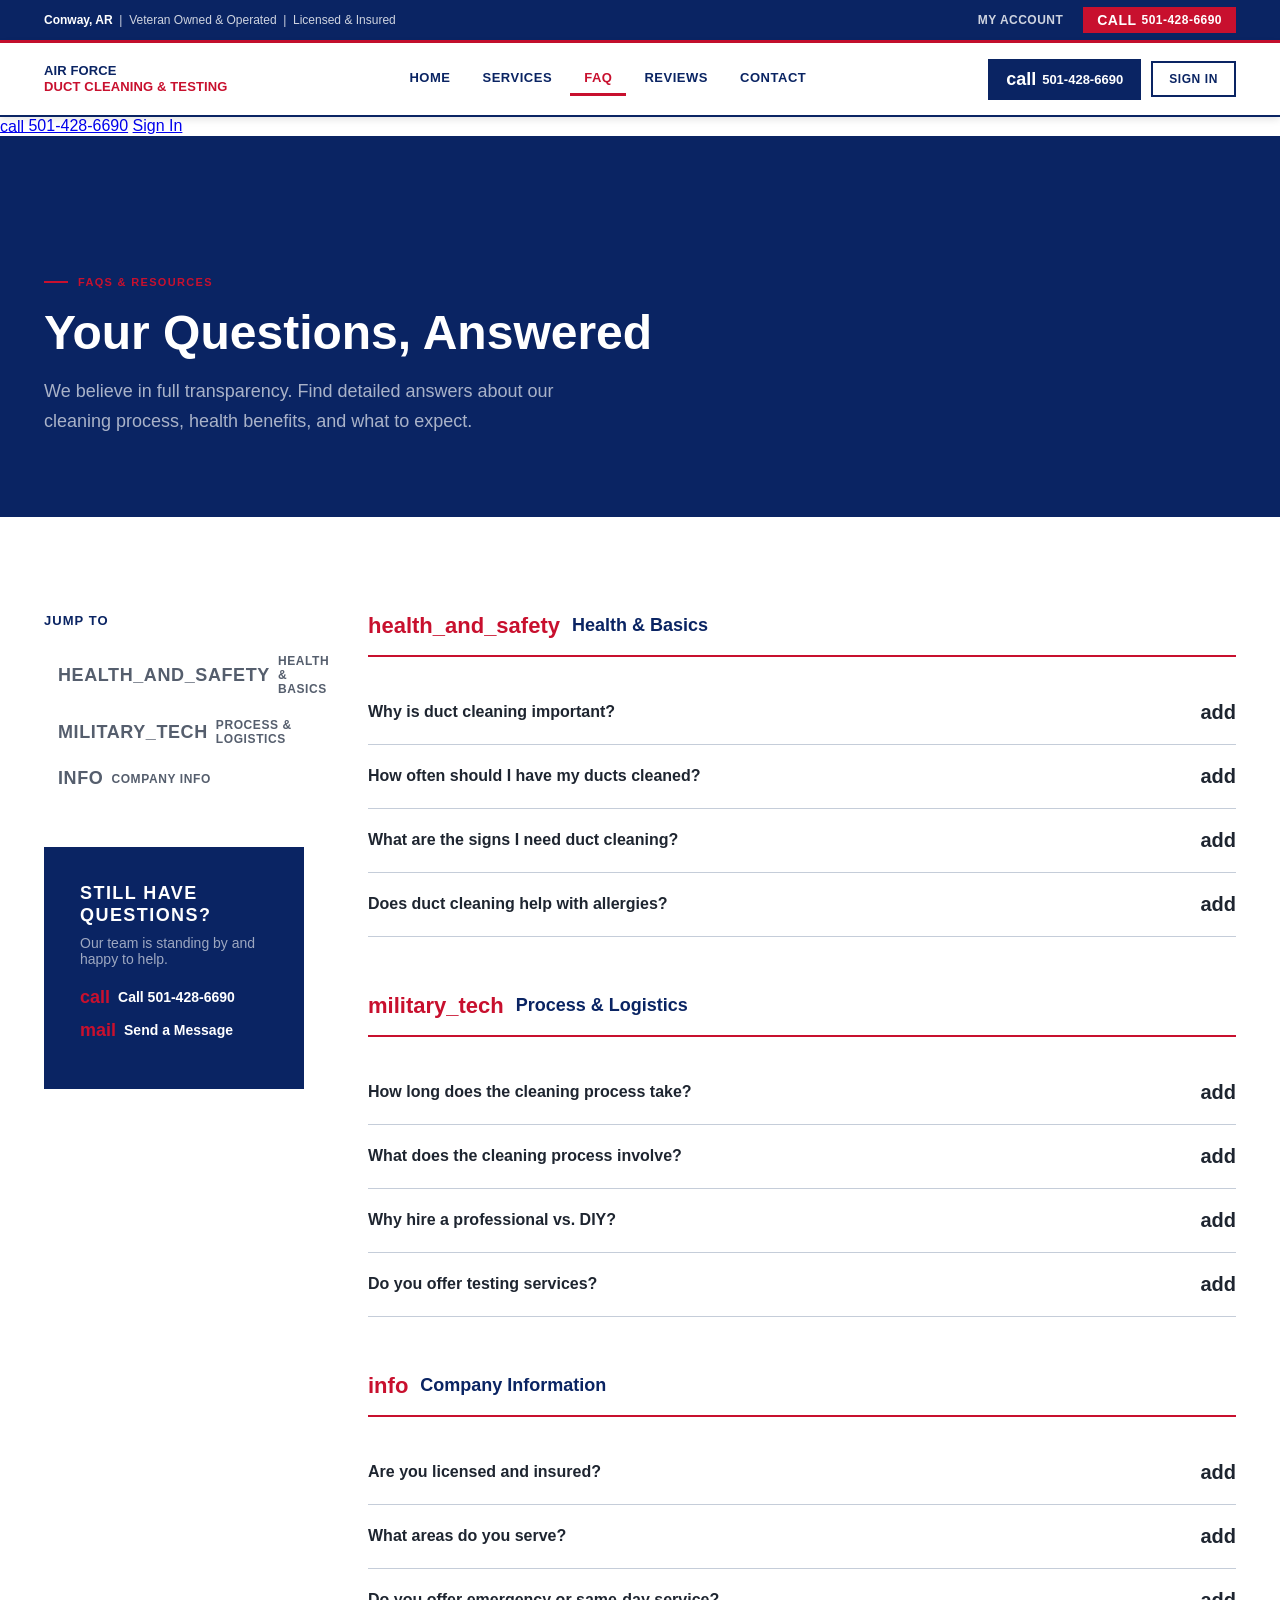
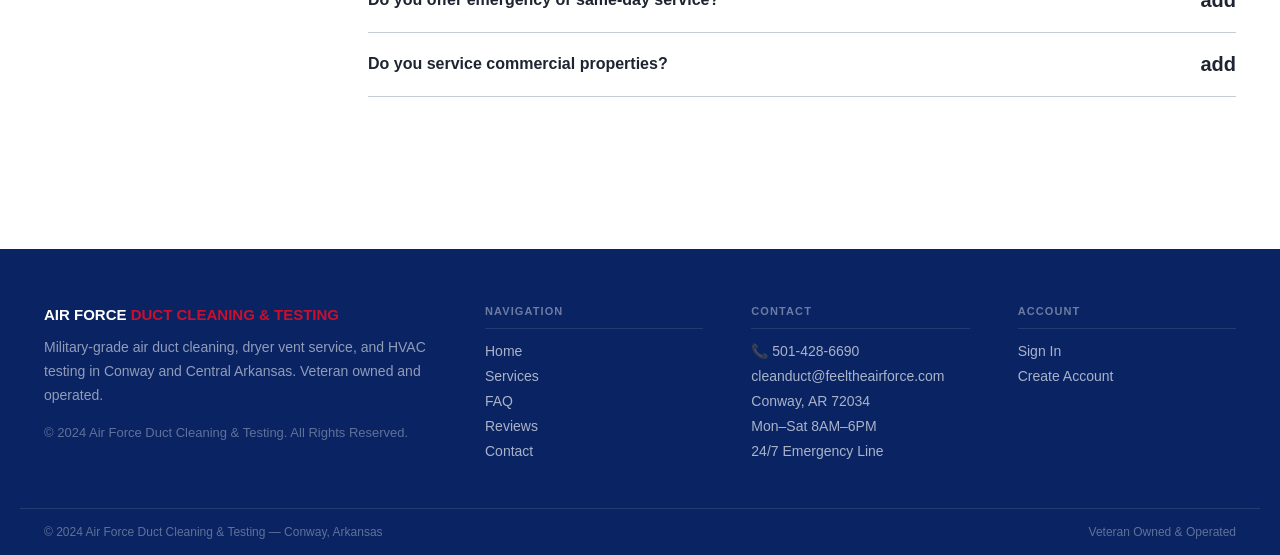
<file: faq.html>
<!DOCTYPE html>
<html lang="en">
<head>
<meta charset="utf-8"/>
<meta name="viewport" content="width=device-width, initial-scale=1.0"/>
<title>FAQ | Air Force Duct Cleaning & Testing</title>
<link rel="preconnect" href="https://fonts.googleapis.com"/>
<link rel="preconnect" href="https://fonts.gstatic.com" crossorigin/>
<link rel="preconnect" href="https://fonts.googleapis.com"/>
<link rel="preconnect" href="https://fonts.gstatic.com" crossorigin/>
<link rel="stylesheet" href="css/style.css"/>
<style>
.page-hero { background: var(--navy); padding: 140px 0 80px; }
.page-hero-eyebrow { font-family:'IBM Plex Sans',sans-serif; font-size:11px; font-weight:600; letter-spacing:0.12em; text-transform:uppercase; color:var(--red); display:flex; align-items:center; gap:10px; margin-bottom:16px; }
.page-hero-eyebrow::before { content:''; display:block; width:24px; height:2px; background:var(--red); }
.page-hero h1 { color:#fff; margin-bottom:16px; }
.page-hero p { color:rgba(255,255,255,0.65); font-size:18px; max-width:560px; line-height:1.65; }

.faq-section { padding: 96px 0; }
.faq-layout { display: grid; grid-template-columns: 260px 1fr; gap: 64px; align-items: start; }
.faq-sidebar { position: sticky; top: 96px; }
.faq-sidebar h3 { font-family:'Montserrat',sans-serif; font-size:13px; font-weight:700; text-transform:uppercase; letter-spacing:0.08em; color:var(--navy); margin-bottom:16px; }
.faq-nav-link {
  display: flex; align-items: center; gap: 8px; padding: 10px 12px;
  font-family:'IBM Plex Sans',sans-serif; font-size:12px; font-weight:600; letter-spacing:0.05em; text-transform:uppercase;
  color: var(--gray); text-decoration:none; border-left: 2px solid transparent;
  transition: color 0.2s, border-color 0.2s, background 0.2s; margin-bottom:2px;
}
.faq-nav-link:hover, .faq-nav-link.active { color:var(--navy); border-left-color:var(--red); background:var(--offwhite); }
.faq-nav-link .material-symbols-outlined { font-size:18px; }

.faq-group { margin-bottom: 56px; }
.faq-group-title {
  display: flex; align-items: center; gap: 12px;
  font-family:'Montserrat',sans-serif; font-size:18px; font-weight:700; color:var(--navy);
  margin-bottom: 24px; padding-bottom: 16px; border-bottom: 2px solid var(--red);
}
.faq-group-title .material-symbols-outlined { font-size:22px; color:var(--red); }

.faq-item { border-bottom: 1px solid var(--border); }
.faq-question {
  width: 100%; display: flex; justify-content: space-between; align-items: center; gap: 16px;
  background: none; border: none; cursor: pointer; text-align: left;
  padding: 20px 0; font-family:'Montserrat',sans-serif; font-size:16px; font-weight:600;
  color: var(--dgray); transition: color 0.2s;
}
.faq-question:hover { color: var(--red); }
.faq-question.open { color: var(--red); }
.faq-icon { font-size: 20px; color: var(--outline); flex-shrink:0; transition: transform 0.3s; }
.faq-question.open .faq-icon { transform: rotate(45deg); color: var(--red); }
.faq-answer {
  max-height: 0; overflow: hidden; transition: max-height 0.35s ease, padding 0.3s;
  font-size:15px; line-height:1.75; color:var(--gray);
}
.faq-answer.open { max-height: 400px; padding-bottom: 20px; }

.contact-card {
  background: var(--navy); padding: 36px; margin-top: 48px;
}
.contact-card h3 { font-family:'Montserrat',sans-serif; font-size:18px; font-weight:700; color:#fff; margin-bottom:8px; }
.contact-card p { color:rgba(255,255,255,0.6); font-size:14px; margin-bottom:20px; }
.contact-card a { display:flex; align-items:center; gap:8px; color:#fff; text-decoration:none; font-family:'IBM Plex Sans',sans-serif; font-size:14px; font-weight:600; margin-bottom:12px; }
.contact-card a:hover { color:rgba(255,255,255,0.8); }
.contact-card a .material-symbols-outlined { font-size:18px; color:var(--red); }

@media (max-width: 900px) { .faq-layout { grid-template-columns:1fr; } .faq-sidebar { position:static; } }
</style>
</head>
<body>

<div class="util-bar">
  <div class="util-bar-inner">
    <div class="util-bar-left"><strong>Conway, AR</strong> &nbsp;|&nbsp; Veteran Owned &amp; Operated &nbsp;|&nbsp; Licensed &amp; Insured</div>
    <div class="util-bar-right">
      <a href="signin.html">My Account</a>
      <a href="tel:5014286690" class="util-bar-phone"><span class="material-symbols-outlined" style="font-size:14px;vertical-align:middle;">call</span> 501-428-6690</a>
    </div>
  </div>
</div>
<header id="topnav">
  <div class="nav-inner">
    <a class="nav-logo" href="index.html">
      <div class="nav-logo-text">AIR FORCE<span>DUCT CLEANING &amp; TESTING</span></div>
    </a>
    <nav class="nav-links">
      <a href="index.html">Home</a>
      <a href="services.html">Services</a>
      <a href="faq.html" class="active">FAQ</a>
      <a href="reviews.html">Reviews</a>
      <a href="contact.html">Contact</a>
    </nav>
    <div class="nav-cta">
      <a class="btn-nav-call" href="tel:5014286690"><span class="material-symbols-outlined">call</span> 501-428-6690</a>
      <a class="btn-nav-signin" href="signin.html">Sign In</a>
      <button class="nav-hamburger" id="hamburger" aria-label="Open menu"><span></span><span></span><span></span></button>
    </div>
  </div>
</header>
<nav class="mobile-menu" id="mobile-menu" style="display:none;">
  <a href="index.html">Home</a>
  <a href="services.html">Services</a>
  <a href="faq.html" class="active">FAQ</a>
  <a href="reviews.html">Reviews</a>
  <a href="contact.html">Contact</a>
  <a href="signin.html">Sign In</a>
  <a href="tel:5014286690" class="btn-mobile-call">📞 Call 501-428-6690 — Free Estimates</a>
</nav>

    <div class="nav-right">
      <a class="nav-phone" href="tel:5014286690"><span class="material-symbols-outlined">call</span> 501-428-6690</a>
      <a class="btn-nav" href="signin.html">Sign In</a>
      <button class="nav-hamburger" id="hamburger" aria-label="Open menu"><span></span><span></span><span></span></button>
    </div>
  </div>
</header>
<nav class="mobile-menu" id="mobile-menu" style="display:none;">
  <a href="services.html">Services</a>
  <a href="index.html#about">About Us</a>
  <a href="faq.html" class="active">FAQ</a>
  <a href="reviews.html">Reviews</a>
  <a href="contact.html">Contact</a>
  <a href="signin.html">Sign In</a>
  <a href="tel:5014286690" class="btn-mobile">📞 Call 501-428-6690</a>
</nav>

<section class="page-hero">
  <div class="container">
    <div class="page-hero-eyebrow">FAQs & Resources</div>
    <h1 class="headline-xl">Your Questions, Answered</h1>
    <p>We believe in full transparency. Find detailed answers about our cleaning process, health benefits, and what to expect.</p>
  </div>
</section>

<section class="faq-section">
  <div class="container">
    <div class="faq-layout">

      <!-- Sidebar -->
      <div class="faq-sidebar">
        <h3>Jump To</h3>
        <a class="faq-nav-link active" href="#health"><span class="material-symbols-outlined">health_and_safety</span> Health & Basics</a>
        <a class="faq-nav-link" href="#process"><span class="material-symbols-outlined">military_tech</span> Process & Logistics</a>
        <a class="faq-nav-link" href="#company"><span class="material-symbols-outlined">info</span> Company Info</a>
        <div class="contact-card">
          <h3>Still have questions?</h3>
          <p>Our team is standing by and happy to help.</p>
          <a href="tel:5014286690"><span class="material-symbols-outlined">call</span> Call 501-428-6690</a>
          <a href="contact.html"><span class="material-symbols-outlined">mail</span> Send a Message</a>
        </div>
      </div>

      <!-- FAQ Content -->
      <div class="faq-content">

        <div class="faq-group reveal" id="health">
          <div class="faq-group-title">
            <span class="material-symbols-outlined">health_and_safety</span> Health &amp; Basics
          </div>

          <div class="faq-item">
            <button class="faq-question">
              Why is duct cleaning important?
              <span class="material-symbols-outlined faq-icon">add</span>
            </button>
            <div class="faq-answer">
              Your ductwork is the respiratory system of your home. Over time it accumulates dust, pollen, dander, mold spores, and debris that get recirculated every time your HVAC runs. Regular cleaning maintains indoor air quality (IAQ) and directly impacts the health of everyone in the house — especially children, the elderly, and allergy sufferers.
            </div>
          </div>

          <div class="faq-item">
            <button class="faq-question">
              How often should I have my ducts cleaned?
              <span class="material-symbols-outlined faq-icon">add</span>
            </button>
            <div class="faq-answer">
              We typically recommend a thorough cleaning every 3–5 years for most households. However, if you have pets, recent renovations, known mold issues, or anyone with allergies or asthma in the home, we recommend every 2–3 years. A quick call with our team can help you determine the right schedule.
            </div>
          </div>

          <div class="faq-item">
            <button class="faq-question">
              What are the signs I need duct cleaning?
              <span class="material-symbols-outlined faq-icon">add</span>
            </button>
            <div class="faq-answer">
              Watch for excessive dust accumulation on surfaces shortly after cleaning, musty or stale odors when your system runs, visible dust or debris around vents and registers, increased allergy or respiratory symptoms indoors, or if it's been more than 5 years since your last service.
            </div>
          </div>

          <div class="faq-item">
            <button class="faq-question">
              Does duct cleaning help with allergies?
              <span class="material-symbols-outlined faq-icon">add</span>
            </button>
            <div class="faq-answer">
              Yes, significantly. Ductwork traps pollen, pet dander, dust mites, and other allergens that get blown back into living spaces every time your system cycles. Removing that reservoir of irritants directly reduces the allergen load in your home's air and is one of the most effective steps you can take for allergy relief.
            </div>
          </div>
        </div>

        <div class="faq-group reveal" id="process">
          <div class="faq-group-title">
            <span class="material-symbols-outlined">military_tech</span> Process &amp; Logistics
          </div>

          <div class="faq-item">
            <button class="faq-question">
              How long does the cleaning process take?
              <span class="material-symbols-outlined faq-icon">add</span>
            </button>
            <div class="faq-answer">
              A typical residential duct cleaning takes 2–4 hours depending on the size of your home and the condition of your ductwork. Dryer vent cleaning usually takes 45–60 minutes. We'll give you a time estimate when you schedule.
            </div>
          </div>

          <div class="faq-item">
            <button class="faq-question">
              What does the cleaning process involve?
              <span class="material-symbols-outlined faq-icon">add</span>
            </button>
            <div class="faq-answer">
              We start with a detailed inspection and, when possible, camera verification of problem areas. We then use a high-powered HEPA vacuum to create negative pressure in the duct system, pulling contaminants out rather than pushing them through your home. All registers, returns, and air handlers are cleaned. We finish with a post-cleaning inspection and provide before/after documentation.
            </div>
          </div>

          <div class="faq-item">
            <button class="faq-question">
              Why hire a professional vs. DIY?
              <span class="material-symbols-outlined faq-icon">add</span>
            </button>
            <div class="faq-answer">
              Consumer-grade vacuums and brushes can't reach deep into the ductwork and may actually dislodge contaminants without fully removing them, making air quality temporarily worse. Our commercial-grade HEPA equipment creates negative pressure across the entire system, safely extracting debris. DIY is not recommended and can void HVAC warranties or damage flexible ductwork.
            </div>
          </div>

          <div class="faq-item">
            <button class="faq-question">
              Do you offer testing services?
              <span class="material-symbols-outlined faq-icon">add</span>
            </button>
            <div class="faq-answer">
              Yes. We offer comprehensive air quality testing, airflow efficiency testing, and HVAC performance testing. These services can be performed standalone or combined with a cleaning. Testing gives you quantified data on your home's air quality before and after service.
            </div>
          </div>
        </div>

        <div class="faq-group reveal" id="company">
          <div class="faq-group-title">
            <span class="material-symbols-outlined">info</span> Company Information
          </div>

          <div class="faq-item">
            <button class="faq-question">
              Are you licensed and insured?
              <span class="material-symbols-outlined faq-icon">add</span>
            </button>
            <div class="faq-answer">
              Yes. Air Force Duct Cleaning & Testing is fully licensed, bonded, and insured in the state of Arkansas. Our technicians are trained to NADCA standards and carry identification on every job.
            </div>
          </div>

          <div class="faq-item">
            <button class="faq-question">
              What areas do you serve?
              <span class="material-symbols-outlined faq-icon">add</span>
            </button>
            <div class="faq-answer">
              We're based in Conway, AR and serve the greater Central Arkansas area including Little Rock, North Little Rock, Maumelle, Greenbrier, Vilonia, Morrilton, and surrounding communities. Not sure if we cover your area? Give us a call.
            </div>
          </div>

          <div class="faq-item">
            <button class="faq-question">
              Do you offer emergency or same-day service?
              <span class="material-symbols-outlined faq-icon">add</span>
            </button>
            <div class="faq-answer">
              Yes. We maintain a 24/7 emergency line for urgent situations such as mold discovery, water damage to ductwork, or post-fire odor remediation. Same-day appointments are also available based on technician availability — call us at 501-428-6690 to check.
            </div>
          </div>

          <div class="faq-item">
            <button class="faq-question">
              Do you service commercial properties?
              <span class="material-symbols-outlined faq-icon">add</span>
            </button>
            <div class="faq-answer">
              Yes. We service both residential and commercial properties. For commercial quotes, please use our contact form or call directly — we'll schedule a site assessment and provide a written estimate.
            </div>
          </div>
        </div>

      </div>
    </div>
  </div>
</section>

<footer>
  <div class="footer-top">
    <div class="footer-brand">
      <div class="footer-logo-text">AIR FORCE<span> DUCT CLEANING &amp; TESTING</span></div>
      <p>Military-grade air duct cleaning, dryer vent service, and HVAC testing in Conway and Central Arkansas. Veteran owned and operated.</p>
      <p style="margin-top:14px; color:rgba(255,255,255,0.35); font-size:13px;">© 2024 Air Force Duct Cleaning &amp; Testing. All Rights Reserved.</p>
    </div>
    <div class="footer-col">
      <h4>Navigation</h4>
      <a href="index.html">Home</a>
      <a href="services.html">Services</a>
      <a href="faq.html">FAQ</a>
      <a href="reviews.html">Reviews</a>
      <a href="contact.html">Contact</a>
    </div>
    <div class="footer-col">
      <h4>Contact</h4>
      <a href="tel:5014286690">📞 501-428-6690</a>
      <a href="mailto:cleanduct@feeltheairforce.com">cleanduct@feeltheairforce.com</a>
      <a href="#">Conway, AR 72034</a>
      <a href="#">Mon–Sat 8AM–6PM</a>
      <a href="#">24/7 Emergency Line</a>
    </div>
    <div class="footer-col">
      <h4>Account</h4>
      <a href="signin.html">Sign In</a>
      <a href="register.html">Create Account</a>
    </div>
  </div>
  <div class="footer-bottom">
    <span>© 2024 Air Force Duct Cleaning &amp; Testing — Conway, Arkansas</span>
    <span>Veteran Owned &amp; Operated</span>
  </div>
</footer>

<script src="js/main.js"></script>
<script>
// FAQ accordion
document.querySelectorAll('.faq-question').forEach(btn => {
  btn.addEventListener('click', () => {
    const answer = btn.nextElementSibling;
    const isOpen = btn.classList.contains('open');
    // Close all
    document.querySelectorAll('.faq-question').forEach(b => {
      b.classList.remove('open');
      b.nextElementSibling.classList.remove('open');
    });
    if (!isOpen) {
      btn.classList.add('open');
      answer.classList.add('open');
    }
  });
});

// Sidebar active state on scroll
const groups = document.querySelectorAll('.faq-group');
const navLinks = document.querySelectorAll('.faq-nav-link');
window.addEventListener('scroll', () => {
  let current = '';
  groups.forEach(g => {
    if (window.scrollY >= g.offsetTop - 120) current = g.id;
  });
  navLinks.forEach(l => {
    l.classList.toggle('active', l.getAttribute('href') === '#' + current);
  });
}, { passive: true });
</script>
</body>
</html>
</file>
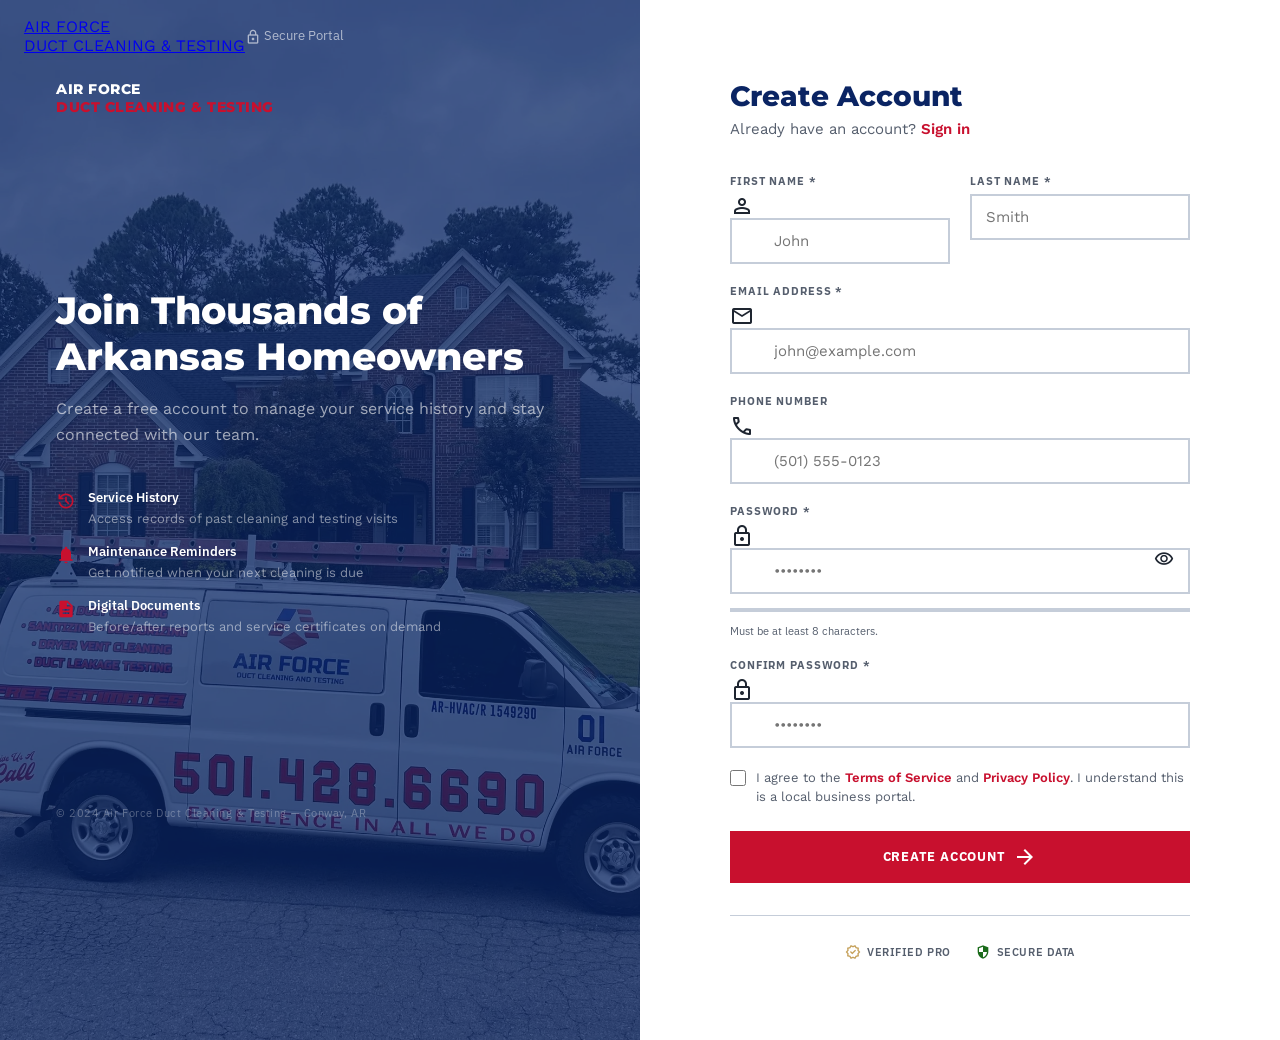
<file: register.html>
<!DOCTYPE html>
<html lang="en">
<head>
<meta charset="utf-8"/>
<meta name="viewport" content="width=device-width, initial-scale=1.0"/>
<title>Create Account | Air Force Duct Cleaning & Testing</title>
<link rel="preconnect" href="https://fonts.googleapis.com"/>
<link rel="preconnect" href="https://fonts.gstatic.com" crossorigin/>
<link href="https://fonts.googleapis.com/css2?family=Montserrat:wght@600;700;800&family=IBM+Plex+Sans:wght@500;600&family=Work+Sans:wght@400&display=swap" rel="stylesheet"/>
<link href="https://fonts.googleapis.com/css2?family=Material+Symbols+Outlined:wght,FILL@400,0&display=swap" rel="stylesheet"/>
<link rel="stylesheet" href="css/style.css"/>
<style>
body { background: var(--offwhite); }
.auth-page { min-height: 100vh; display: grid; grid-template-columns: 1fr 1fr; }
.auth-left { position: relative; overflow: hidden; min-height: 100vh; background: var(--navy); }
.auth-left-img { position: absolute; inset: 0; background: url('images/9.webp') center/cover no-repeat; opacity: 0.25; }
.auth-left-content { position: relative; z-index: 2; padding: 80px 56px; display: flex; flex-direction: column; justify-content: space-between; min-height: 100vh; }
.auth-brand { font-family:'Montserrat',sans-serif; font-size:14px; font-weight:800; letter-spacing:0.04em; color:#fff; text-decoration:none; line-height:1.3; }
.auth-brand span { color:var(--red); }
.auth-left-body { flex:1; display:flex; flex-direction:column; justify-content:center; }
.auth-left-body h2 { font-family:'Montserrat',sans-serif; font-size:clamp(28px,3vw,40px); font-weight:800; color:#fff; margin-bottom:16px; line-height:1.2; }
.auth-left-body p { color:rgba(255,255,255,0.6); font-size:16px; line-height:1.65; margin-bottom:40px; }
.auth-perks { display:flex; flex-direction:column; gap:16px; }
.auth-perk { display:flex; align-items:flex-start; gap:12px; }
.auth-perk .material-symbols-outlined { font-size:20px; color:var(--red); margin-top:2px; flex-shrink:0; font-variation-settings:'FILL' 1,'wght' 400,'GRAD' 0,'opsz' 24; }
.auth-perk-text strong { display:block; font-family:'IBM Plex Sans',sans-serif; font-size:13px; font-weight:600; color:#fff; margin-bottom:2px; }
.auth-perk-text span { font-size:13px; color:rgba(255,255,255,0.5); }
.auth-left-footer { font-family:'IBM Plex Sans',sans-serif; font-size:11px; color:rgba(255,255,255,0.3); letter-spacing:0.05em; }

.auth-right { display:flex; align-items:flex-start; justify-content:center; padding:80px 48px; background:#fff; overflow-y:auto; }
.auth-form-wrap { width:100%; max-width:460px; }
.auth-form-wrap h1 { font-family:'Montserrat',sans-serif; font-size:28px; font-weight:800; color:var(--navy); margin-bottom:6px; }
.auth-form-wrap .auth-sub { color:var(--gray); font-size:15px; margin-bottom:36px; }
.auth-form-wrap .auth-sub a { color:var(--red); font-weight:600; text-decoration:none; }
.auth-form-wrap .auth-sub a:hover { text-decoration:underline; }

.form-group { margin-bottom:20px; }
.form-row { display:grid; grid-template-columns:1fr 1fr; gap:20px; }
.pw-wrap { position:relative; }
.pw-toggle { position:absolute; right:12px; top:50%; transform:translateY(-50%); background:none; border:none; cursor:pointer; color:var(--outline); padding:4px; }
.pw-toggle .material-symbols-outlined { font-size:20px; }

.pw-strength { height:4px; background:var(--border); margin-top:8px; overflow:hidden; }
.pw-strength-fill { height:100%; width:0%; transition:width 0.3s, background 0.3s; }
.pw-hint { font-family:'IBM Plex Sans',sans-serif; font-size:11px; color:var(--gray); margin-top:6px; }

.terms-row { display:flex; align-items:flex-start; gap:10px; margin-bottom:24px; }
.terms-row input { accent-color:var(--navy); width:16px; height:16px; flex-shrink:0; margin-top:2px; }
.terms-row label { font-size:13px; color:var(--gray); line-height:1.5; }
.terms-row a { color:var(--red); text-decoration:none; font-weight:600; }

.auth-error { display:none; background:rgba(186,26,26,0.08); border:1px solid var(--error); padding:12px 16px; margin-bottom:20px; font-family:'IBM Plex Sans',sans-serif; font-size:13px; font-weight:600; color:var(--error); align-items:center; gap:8px; }
.auth-error .material-symbols-outlined { font-size:18px; }
.auth-trust-badges { display:flex; justify-content:center; gap:24px; margin-top:32px; padding-top:28px; border-top:1px solid var(--border); }
.auth-badge { display:flex; align-items:center; gap:6px; font-family:'IBM Plex Sans',sans-serif; font-size:11px; font-weight:600; letter-spacing:0.05em; text-transform:uppercase; color:var(--gray); }
.auth-badge .material-symbols-outlined { font-size:16px; }

@media (max-width:900px) { .auth-page { grid-template-columns:1fr; } .auth-left { display:none; } .auth-right { padding:120px 24px 60px; } }
@media (max-width:560px) { .form-row { grid-template-columns:1fr; } }
</style>
</head>
<body>

<header id="topnav" style="position:absolute; background:transparent; border:none; box-shadow:none;">
  <div class="nav-inner">
    <a class="nav-brand" href="index.html">AIR FORCE<br/><span>DUCT CLEANING & TESTING</span></a>
    <div></div>
    <div class="nav-right" style="display:flex; align-items:center; gap:16px;">
      <span class="nav-phone" style="color:rgba(255,255,255,0.6); font-family:'IBM Plex Sans',sans-serif; font-size:13px;">
        <span class="material-symbols-outlined" style="font-size:16px;">lock</span> Secure Portal
      </span>
    </div>
  </div>
</header>

<div class="auth-page">
  <div class="auth-left">
    <div class="auth-left-img"></div>
    <div class="auth-left-content">
      <a class="auth-brand" href="index.html">AIR FORCE<br/><span>DUCT CLEANING & TESTING</span></a>
      <div class="auth-left-body">
        <h2>Join Thousands of Arkansas Homeowners</h2>
        <p>Create a free account to manage your service history and stay connected with our team.</p>
        <div class="auth-perks">
          <div class="auth-perk">
            <span class="material-symbols-outlined">history</span>
            <div class="auth-perk-text">
              <strong>Service History</strong>
              <span>Access records of past cleaning and testing visits</span>
            </div>
          </div>
          <div class="auth-perk">
            <span class="material-symbols-outlined">notifications</span>
            <div class="auth-perk-text">
              <strong>Maintenance Reminders</strong>
              <span>Get notified when your next cleaning is due</span>
            </div>
          </div>
          <div class="auth-perk">
            <span class="material-symbols-outlined">description</span>
            <div class="auth-perk-text">
              <strong>Digital Documents</strong>
              <span>Before/after reports and service certificates on demand</span>
            </div>
          </div>
        </div>
      </div>
      <div class="auth-left-footer">© 2024 Air Force Duct Cleaning & Testing — Conway, AR</div>
    </div>
  </div>

  <div class="auth-right">
    <div class="auth-form-wrap">
      <h1>Create Account</h1>
      <p class="auth-sub">Already have an account? <a href="signin.html">Sign in</a></p>

      <div class="auth-error" id="auth-error">
        <span class="material-symbols-outlined">error</span>
        <span id="auth-error-msg">Something went wrong.</span>
      </div>

      <form id="register-form" novalidate>
        <div class="form-row">
          <div class="form-group">
            <label class="form-label" for="firstName">First Name *</label>
            <div class="input-icon-wrap">
              <span class="material-symbols-outlined">person</span>
              <input class="form-input with-icon" id="firstName" type="text" placeholder="John" required autocomplete="given-name"/>
            </div>
          </div>
          <div class="form-group">
            <label class="form-label" for="lastName">Last Name *</label>
            <input class="form-input" id="lastName" type="text" placeholder="Smith" required autocomplete="family-name"/>
          </div>
        </div>

        <div class="form-group">
          <label class="form-label" for="email">Email Address *</label>
          <div class="input-icon-wrap">
            <span class="material-symbols-outlined">mail</span>
            <input class="form-input with-icon" id="email" type="email" placeholder="john@example.com" required autocomplete="email"/>
          </div>
        </div>

        <div class="form-group">
          <label class="form-label" for="phone">Phone Number</label>
          <div class="input-icon-wrap">
            <span class="material-symbols-outlined">call</span>
            <input class="form-input with-icon" id="phone" type="tel" placeholder="(501) 555-0123" autocomplete="tel"/>
          </div>
        </div>

        <div class="form-group">
          <label class="form-label" for="password">Password *</label>
          <div class="pw-wrap">
            <div class="input-icon-wrap">
              <span class="material-symbols-outlined">lock</span>
              <input class="form-input with-icon" id="password" type="password" placeholder="••••••••" required autocomplete="new-password" style="padding-right:44px;" oninput="checkStrength(this.value)"/>
            </div>
            <button class="pw-toggle" type="button" id="pw-toggle" aria-label="Show password">
              <span class="material-symbols-outlined" id="pw-icon">visibility</span>
            </button>
          </div>
          <div class="pw-strength"><div class="pw-strength-fill" id="pw-strength-fill"></div></div>
          <div class="pw-hint" id="pw-hint">Must be at least 8 characters.</div>
        </div>

        <div class="form-group">
          <label class="form-label" for="passwordConfirm">Confirm Password *</label>
          <div class="input-icon-wrap">
            <span class="material-symbols-outlined">lock</span>
            <input class="form-input with-icon" id="passwordConfirm" type="password" placeholder="••••••••" required autocomplete="new-password"/>
          </div>
        </div>

        <div class="terms-row">
          <input type="checkbox" id="terms" required/>
          <label for="terms">I agree to the <a href="#">Terms of Service</a> and <a href="#">Privacy Policy</a>. I understand this is a local business portal.</label>
        </div>

        <button class="btn-red" type="submit" style="width:100%; justify-content:center;">
          Create Account <span class="material-symbols-outlined">arrow_forward</span>
        </button>
      </form>

      <div class="auth-trust-badges">
        <div class="auth-badge"><span class="material-symbols-outlined" style="color:var(--gold);">verified</span> Verified Pro</div>
        <div class="auth-badge"><span class="material-symbols-outlined" style="color:var(--green);">security</span> Secure Data</div>
      </div>
    </div>
  </div>
</div>

<script>
// Password toggle
document.getElementById('pw-toggle').addEventListener('click', function() {
  const pw = document.getElementById('password');
  const icon = document.getElementById('pw-icon');
  pw.type = pw.type === 'password' ? 'text' : 'password';
  icon.textContent = pw.type === 'password' ? 'visibility' : 'visibility_off';
});

// Password strength
function checkStrength(pw) {
  const fill = document.getElementById('pw-strength-fill');
  const hint = document.getElementById('pw-hint');
  let strength = 0;
  if (pw.length >= 8) strength++;
  if (/[A-Z]/.test(pw)) strength++;
  if (/[0-9]/.test(pw)) strength++;
  if (/[^A-Za-z0-9]/.test(pw)) strength++;
  const widths = ['0%','30%','55%','80%','100%'];
  const colors = ['','#ba1a1a','#C5A059','#2E7D32','#2E7D32'];
  const labels = ['','Weak','Fair','Good','Strong'];
  fill.style.width = widths[strength];
  fill.style.background = colors[strength];
  hint.textContent = strength > 0 ? labels[strength] : 'Must be at least 8 characters.';
  hint.style.color = colors[strength] || 'var(--gray)';
}

// Register
document.getElementById('register-form').addEventListener('submit', function(e) {
  e.preventDefault();
  const firstName = document.getElementById('firstName').value.trim();
  const lastName = document.getElementById('lastName').value.trim();
  const email = document.getElementById('email').value.trim().toLowerCase();
  const phone = document.getElementById('phone').value.trim();
  const password = document.getElementById('password').value;
  const confirm = document.getElementById('passwordConfirm').value;
  const terms = document.getElementById('terms').checked;
  const errorEl = document.getElementById('auth-error');
  const errorMsg = document.getElementById('auth-error-msg');
  errorEl.style.display = 'none';

  if (!firstName || !lastName || !email || !password) {
    errorMsg.textContent = 'Please fill in all required fields.';
    errorEl.style.display = 'flex'; return;
  }
  if (password.length < 8) {
    errorMsg.textContent = 'Password must be at least 8 characters.';
    errorEl.style.display = 'flex'; return;
  }
  if (password !== confirm) {
    errorMsg.textContent = 'Passwords do not match.';
    errorEl.style.display = 'flex'; return;
  }
  if (!terms) {
    errorMsg.textContent = 'You must agree to the Terms of Service.';
    errorEl.style.display = 'flex'; return;
  }

  const users = JSON.parse(localStorage.getItem('afdc_users') || '[]');
  if (users.find(u => u.email === email)) {
    errorMsg.textContent = 'An account with that email already exists. Sign in instead.';
    errorEl.style.display = 'flex'; return;
  }

  users.push({ name: firstName + ' ' + lastName, email, phone, password, created: new Date().toISOString() });
  localStorage.setItem('afdc_users', JSON.stringify(users));

  // Auto sign in
  sessionStorage.setItem('afdc_session', JSON.stringify({ email, name: firstName + ' ' + lastName, loggedIn: true }));
  window.location.href = 'index.html';
});

// Redirect if already logged in
const sess = JSON.parse(localStorage.getItem('afdc_session') || sessionStorage.getItem('afdc_session') || 'null');
if (sess && sess.loggedIn) window.location.href = 'index.html';
</script>
</body>
</html>
</file>
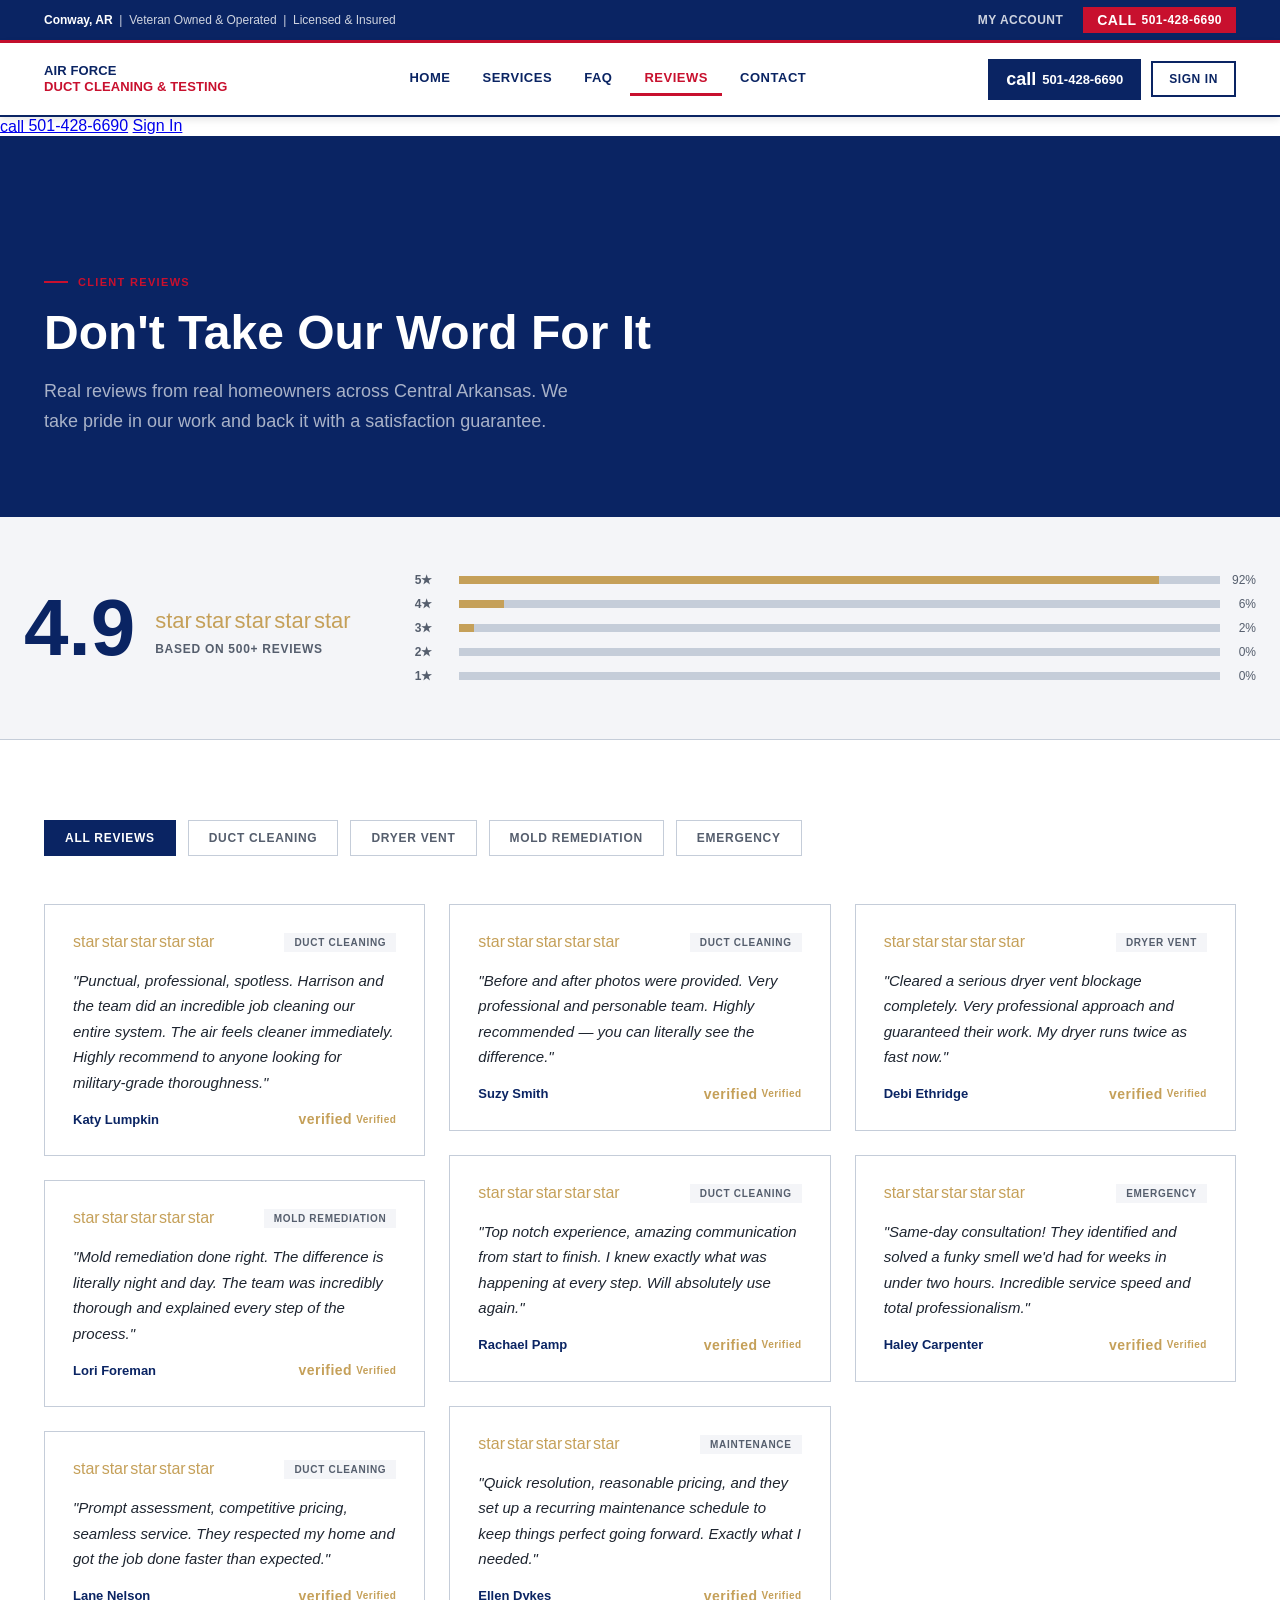
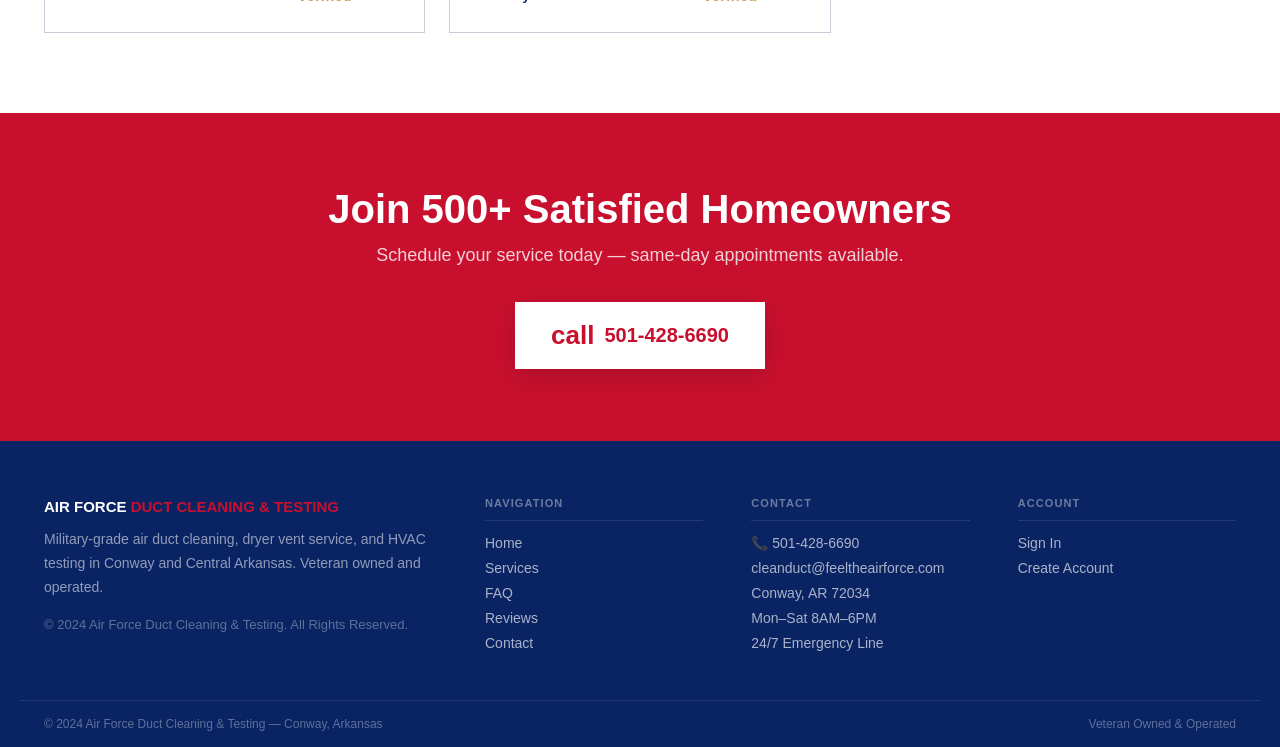
<file: reviews.html>
<!DOCTYPE html>
<html lang="en">
<head>
<meta charset="utf-8"/>
<meta name="viewport" content="width=device-width, initial-scale=1.0"/>
<title>Reviews | Air Force Duct Cleaning & Testing</title>
<link rel="preconnect" href="https://fonts.googleapis.com"/>
<link rel="preconnect" href="https://fonts.gstatic.com" crossorigin/>
<link rel="preconnect" href="https://fonts.googleapis.com"/>
<link rel="preconnect" href="https://fonts.gstatic.com" crossorigin/>
<link rel="stylesheet" href="css/style.css"/>
<style>
.page-hero { background: var(--navy); padding: 140px 0 80px; }
.page-hero-eyebrow { font-family:'IBM Plex Sans',sans-serif; font-size:11px; font-weight:600; letter-spacing:0.12em; text-transform:uppercase; color:var(--red); display:flex; align-items:center; gap:10px; margin-bottom:16px; }
.page-hero-eyebrow::before { content:''; display:block; width:24px; height:2px; background:var(--red); }
.page-hero h1 { color:#fff; margin-bottom:16px; }
.page-hero p { color:rgba(255,255,255,0.65); font-size:18px; max-width:560px; line-height:1.65; }

.rating-hero { background: var(--offwhite); padding: 56px 0; border-bottom: 1px solid var(--border); }
.rating-inner { max-width:1280px; margin:0 auto; padding:0 24px; display:flex; gap:64px; align-items:center; flex-wrap:wrap; }
.rating-big { display:flex; align-items:flex-end; gap:20px; }
.rating-num { font-family:'Montserrat',sans-serif; font-size:80px; font-weight:800; color:var(--navy); line-height:1; }
.rating-detail { padding-bottom: 12px; }
.star-row { display:flex; gap:3px; margin-bottom:8px; }
.star-row .material-symbols-outlined { font-size:22px; color:var(--gold); font-variation-settings:'FILL' 1,'wght' 400,'GRAD' 0,'opsz' 24; }
.rating-count { font-family:'IBM Plex Sans',sans-serif; font-size:12px; font-weight:600; letter-spacing:0.06em; color:var(--gray); text-transform:uppercase; }
.rating-bars { flex:1; min-width:240px; display:flex; flex-direction:column; gap:10px; }
.rbar { display:flex; align-items:center; gap:12px; }
.rbar-label { font-family:'IBM Plex Sans',sans-serif; font-size:12px; font-weight:600; color:var(--gray); width:32px; flex-shrink:0; }
.rbar-track { flex:1; height:8px; background:var(--border); overflow:hidden; }
.rbar-fill { height:100%; background:var(--gold); }
.rbar-count { font-family:'IBM Plex Sans',sans-serif; font-size:12px; color:var(--gray); width:24px; text-align:right; flex-shrink:0; }

.reviews-section { padding: 80px 0; }
.reviews-filter { display:flex; gap:12px; flex-wrap:wrap; margin-bottom:48px; }
.filter-btn {
  font-family:'IBM Plex Sans',sans-serif; font-size:12px; font-weight:600; letter-spacing:0.06em; text-transform:uppercase;
  padding:10px 20px; border:1px solid var(--border); background:#fff; color:var(--gray);
  cursor:pointer; transition:all 0.2s;
}
.filter-btn:hover, .filter-btn.active { background:var(--navy); color:#fff; border-color:var(--navy); }

.reviews-masonry { columns: 3; column-gap: 24px; }
.review-card {
  break-inside: avoid; background:#fff; border:1px solid var(--border);
  padding:28px; margin-bottom:24px; display:flex; flex-direction:column; gap:16px;
}
.review-top { display:flex; justify-content:space-between; align-items:flex-start; }
.star-row-sm { display:flex; gap:2px; }
.star-row-sm .material-symbols-outlined { font-size:16px; color:var(--gold); font-variation-settings:'FILL' 1,'wght' 400,'GRAD' 0,'opsz' 24; }
.review-tag {
  font-family:'IBM Plex Sans',sans-serif; font-size:10px; font-weight:600; letter-spacing:0.07em; text-transform:uppercase;
  background:var(--offwhite); color:var(--gray); padding:4px 10px;
}
.review-card blockquote { font-size:15px; line-height:1.7; color:var(--dgray); font-style:italic; }
.review-bottom { display:flex; justify-content:space-between; align-items:center; }
.review-name { font-family:'IBM Plex Sans',sans-serif; font-size:13px; font-weight:600; color:var(--navy); }
.review-verified { display:flex; align-items:center; gap:4px; font-family:'IBM Plex Sans',sans-serif; font-size:10px; font-weight:600; color:var(--gold); letter-spacing:0.05em; }
.review-verified .material-symbols-outlined { font-size:14px; font-variation-settings:'FILL' 1,'wght' 400,'GRAD' 0,'opsz' 24; }

@media (max-width:900px) { .reviews-masonry { columns:2; } }
@media (max-width:560px) { .reviews-masonry { columns:1; } }

.cta-band { background: var(--red); padding: 72px 0; text-align:center; }
.cta-band h2 { font-family:'Montserrat',sans-serif; font-size:clamp(24px,4vw,40px); font-weight:800; color:#fff; margin-bottom:12px; }
.cta-band p { color:rgba(255,255,255,0.8); font-size:18px; margin-bottom:36px; }
.cta-phone { display:inline-flex; align-items:center; gap:10px; background:#fff; color:var(--red); font-family:'Montserrat',sans-serif; font-size:20px; font-weight:800; padding:18px 36px; text-decoration:none; box-shadow:0 6px 24px rgba(0,0,0,0.15); transition:transform 0.15s, box-shadow 0.15s; }
.cta-phone:hover { transform:translateY(-2px); box-shadow:0 10px 32px rgba(0,0,0,0.25); }
</style>
</head>
<body>

<div class="util-bar">
  <div class="util-bar-inner">
    <div class="util-bar-left"><strong>Conway, AR</strong> &nbsp;|&nbsp; Veteran Owned &amp; Operated &nbsp;|&nbsp; Licensed &amp; Insured</div>
    <div class="util-bar-right">
      <a href="signin.html">My Account</a>
      <a href="tel:5014286690" class="util-bar-phone"><span class="material-symbols-outlined" style="font-size:14px;vertical-align:middle;">call</span> 501-428-6690</a>
    </div>
  </div>
</div>
<header id="topnav">
  <div class="nav-inner">
    <a class="nav-logo" href="index.html">
      <div class="nav-logo-text">AIR FORCE<span>DUCT CLEANING &amp; TESTING</span></div>
    </a>
    <nav class="nav-links">
      <a href="index.html">Home</a>
      <a href="services.html">Services</a>
      <a href="faq.html">FAQ</a>
      <a href="reviews.html" class="active">Reviews</a>
      <a href="contact.html">Contact</a>
    </nav>
    <div class="nav-cta">
      <a class="btn-nav-call" href="tel:5014286690"><span class="material-symbols-outlined">call</span> 501-428-6690</a>
      <a class="btn-nav-signin" href="signin.html">Sign In</a>
      <button class="nav-hamburger" id="hamburger" aria-label="Open menu"><span></span><span></span><span></span></button>
    </div>
  </div>
</header>
<nav class="mobile-menu" id="mobile-menu" style="display:none;">
  <a href="index.html">Home</a>
  <a href="services.html">Services</a>
  <a href="faq.html">FAQ</a>
  <a href="reviews.html" class="active">Reviews</a>
  <a href="contact.html">Contact</a>
  <a href="signin.html">Sign In</a>
  <a href="tel:5014286690" class="btn-mobile-call">📞 Call 501-428-6690 — Free Estimates</a>
</nav>

    <div class="nav-right">
      <a class="nav-phone" href="tel:5014286690"><span class="material-symbols-outlined">call</span> 501-428-6690</a>
      <a class="btn-nav" href="signin.html">Sign In</a>
      <button class="nav-hamburger" id="hamburger" aria-label="Open menu"><span></span><span></span><span></span></button>
    </div>
  </div>
</header>
<nav class="mobile-menu" id="mobile-menu" style="display:none;">
  <a href="services.html">Services</a>
  <a href="index.html#about">About Us</a>
  <a href="faq.html">FAQ</a>
  <a href="reviews.html" class="active">Reviews</a>
  <a href="contact.html">Contact</a>
  <a href="signin.html">Sign In</a>
  <a href="tel:5014286690" class="btn-mobile">📞 Call 501-428-6690</a>
</nav>

<section class="page-hero">
  <div class="container">
    <div class="page-hero-eyebrow">Client Reviews</div>
    <h1 class="headline-xl">Don't Take Our Word For It</h1>
    <p>Real reviews from real homeowners across Central Arkansas. We take pride in our work and back it with a satisfaction guarantee.</p>
  </div>
</section>

<div class="rating-hero">
  <div class="rating-inner">
    <div class="rating-big">
      <div class="rating-num">4.9</div>
      <div class="rating-detail">
        <div class="star-row">
          <span class="material-symbols-outlined">star</span>
          <span class="material-symbols-outlined">star</span>
          <span class="material-symbols-outlined">star</span>
          <span class="material-symbols-outlined">star</span>
          <span class="material-symbols-outlined">star</span>
        </div>
        <div class="rating-count">Based on 500+ Reviews</div>
      </div>
    </div>
    <div class="rating-bars">
      <div class="rbar"><span class="rbar-label">5★</span><div class="rbar-track"><div class="rbar-fill" style="width:92%"></div></div><span class="rbar-count">92%</span></div>
      <div class="rbar"><span class="rbar-label">4★</span><div class="rbar-track"><div class="rbar-fill" style="width:6%"></div></div><span class="rbar-count">6%</span></div>
      <div class="rbar"><span class="rbar-label">3★</span><div class="rbar-track"><div class="rbar-fill" style="width:2%"></div></div><span class="rbar-count">2%</span></div>
      <div class="rbar"><span class="rbar-label">2★</span><div class="rbar-track"><div class="rbar-fill" style="width:0%"></div></div><span class="rbar-count">0%</span></div>
      <div class="rbar"><span class="rbar-label">1★</span><div class="rbar-track"><div class="rbar-fill" style="width:0%"></div></div><span class="rbar-count">0%</span></div>
    </div>
  </div>
</div>

<section class="reviews-section">
  <div class="container">
    <div class="reviews-filter">
      <button class="filter-btn active" data-filter="all">All Reviews</button>
      <button class="filter-btn" data-filter="duct">Duct Cleaning</button>
      <button class="filter-btn" data-filter="dryer">Dryer Vent</button>
      <button class="filter-btn" data-filter="mold">Mold Remediation</button>
      <button class="filter-btn" data-filter="emergency">Emergency</button>
    </div>
    <div class="reviews-masonry" id="reviews-grid">

      <div class="review-card reveal" data-tag="duct">
        <div class="review-top">
          <div class="star-row-sm"><span class="material-symbols-outlined">star</span><span class="material-symbols-outlined">star</span><span class="material-symbols-outlined">star</span><span class="material-symbols-outlined">star</span><span class="material-symbols-outlined">star</span></div>
          <span class="review-tag">Duct Cleaning</span>
        </div>
        <blockquote>"Punctual, professional, spotless. Harrison and the team did an incredible job cleaning our entire system. The air feels cleaner immediately. Highly recommend to anyone looking for military-grade thoroughness."</blockquote>
        <div class="review-bottom">
          <div class="review-name">Katy Lumpkin</div>
          <div class="review-verified"><span class="material-symbols-outlined">verified</span> Verified</div>
        </div>
      </div>

      <div class="review-card reveal" data-tag="mold">
        <div class="review-top">
          <div class="star-row-sm"><span class="material-symbols-outlined">star</span><span class="material-symbols-outlined">star</span><span class="material-symbols-outlined">star</span><span class="material-symbols-outlined">star</span><span class="material-symbols-outlined">star</span></div>
          <span class="review-tag">Mold Remediation</span>
        </div>
        <blockquote>"Mold remediation done right. The difference is literally night and day. The team was incredibly thorough and explained every step of the process."</blockquote>
        <div class="review-bottom">
          <div class="review-name">Lori Foreman</div>
          <div class="review-verified"><span class="material-symbols-outlined">verified</span> Verified</div>
        </div>
      </div>

      <div class="review-card reveal" data-tag="duct">
        <div class="review-top">
          <div class="star-row-sm"><span class="material-symbols-outlined">star</span><span class="material-symbols-outlined">star</span><span class="material-symbols-outlined">star</span><span class="material-symbols-outlined">star</span><span class="material-symbols-outlined">star</span></div>
          <span class="review-tag">Duct Cleaning</span>
        </div>
        <blockquote>"Prompt assessment, competitive pricing, seamless service. They respected my home and got the job done faster than expected."</blockquote>
        <div class="review-bottom">
          <div class="review-name">Lane Nelson</div>
          <div class="review-verified"><span class="material-symbols-outlined">verified</span> Verified</div>
        </div>
      </div>

      <div class="review-card reveal" data-tag="duct">
        <div class="review-top">
          <div class="star-row-sm"><span class="material-symbols-outlined">star</span><span class="material-symbols-outlined">star</span><span class="material-symbols-outlined">star</span><span class="material-symbols-outlined">star</span><span class="material-symbols-outlined">star</span></div>
          <span class="review-tag">Duct Cleaning</span>
        </div>
        <blockquote>"Before and after photos were provided. Very professional and personable team. Highly recommended — you can literally see the difference."</blockquote>
        <div class="review-bottom">
          <div class="review-name">Suzy Smith</div>
          <div class="review-verified"><span class="material-symbols-outlined">verified</span> Verified</div>
        </div>
      </div>

      <div class="review-card reveal" data-tag="duct">
        <div class="review-top">
          <div class="star-row-sm"><span class="material-symbols-outlined">star</span><span class="material-symbols-outlined">star</span><span class="material-symbols-outlined">star</span><span class="material-symbols-outlined">star</span><span class="material-symbols-outlined">star</span></div>
          <span class="review-tag">Duct Cleaning</span>
        </div>
        <blockquote>"Top notch experience, amazing communication from start to finish. I knew exactly what was happening at every step. Will absolutely use again."</blockquote>
        <div class="review-bottom">
          <div class="review-name">Rachael Pamp</div>
          <div class="review-verified"><span class="material-symbols-outlined">verified</span> Verified</div>
        </div>
      </div>

      <div class="review-card reveal" data-tag="duct">
        <div class="review-top">
          <div class="star-row-sm"><span class="material-symbols-outlined">star</span><span class="material-symbols-outlined">star</span><span class="material-symbols-outlined">star</span><span class="material-symbols-outlined">star</span><span class="material-symbols-outlined">star</span></div>
          <span class="review-tag">Maintenance</span>
        </div>
        <blockquote>"Quick resolution, reasonable pricing, and they set up a recurring maintenance schedule to keep things perfect going forward. Exactly what I needed."</blockquote>
        <div class="review-bottom">
          <div class="review-name">Ellen Dykes</div>
          <div class="review-verified"><span class="material-symbols-outlined">verified</span> Verified</div>
        </div>
      </div>

      <div class="review-card reveal" data-tag="dryer">
        <div class="review-top">
          <div class="star-row-sm"><span class="material-symbols-outlined">star</span><span class="material-symbols-outlined">star</span><span class="material-symbols-outlined">star</span><span class="material-symbols-outlined">star</span><span class="material-symbols-outlined">star</span></div>
          <span class="review-tag">Dryer Vent</span>
        </div>
        <blockquote>"Cleared a serious dryer vent blockage completely. Very professional approach and guaranteed their work. My dryer runs twice as fast now."</blockquote>
        <div class="review-bottom">
          <div class="review-name">Debi Ethridge</div>
          <div class="review-verified"><span class="material-symbols-outlined">verified</span> Verified</div>
        </div>
      </div>

      <div class="review-card reveal" data-tag="emergency">
        <div class="review-top">
          <div class="star-row-sm"><span class="material-symbols-outlined">star</span><span class="material-symbols-outlined">star</span><span class="material-symbols-outlined">star</span><span class="material-symbols-outlined">star</span><span class="material-symbols-outlined">star</span></div>
          <span class="review-tag">Emergency</span>
        </div>
        <blockquote>"Same-day consultation! They identified and solved a funky smell we'd had for weeks in under two hours. Incredible service speed and total professionalism."</blockquote>
        <div class="review-bottom">
          <div class="review-name">Haley Carpenter</div>
          <div class="review-verified"><span class="material-symbols-outlined">verified</span> Verified</div>
        </div>
      </div>

    </div>
  </div>
</section>

<div class="cta-band">
  <div class="container">
    <h2>Join 500+ Satisfied Homeowners</h2>
    <p>Schedule your service today — same-day appointments available.</p>
    <a class="cta-phone" href="tel:5014286690">
      <span class="material-symbols-outlined" style="font-size:26px;">call</span> 501-428-6690
    </a>
  </div>
</div>

<footer>
  <div class="footer-top">
    <div class="footer-brand">
      <div class="footer-logo-text">AIR FORCE<span> DUCT CLEANING &amp; TESTING</span></div>
      <p>Military-grade air duct cleaning, dryer vent service, and HVAC testing in Conway and Central Arkansas. Veteran owned and operated.</p>
      <p style="margin-top:14px; color:rgba(255,255,255,0.35); font-size:13px;">© 2024 Air Force Duct Cleaning &amp; Testing. All Rights Reserved.</p>
    </div>
    <div class="footer-col">
      <h4>Navigation</h4>
      <a href="index.html">Home</a>
      <a href="services.html">Services</a>
      <a href="faq.html">FAQ</a>
      <a href="reviews.html">Reviews</a>
      <a href="contact.html">Contact</a>
    </div>
    <div class="footer-col">
      <h4>Contact</h4>
      <a href="tel:5014286690">📞 501-428-6690</a>
      <a href="mailto:cleanduct@feeltheairforce.com">cleanduct@feeltheairforce.com</a>
      <a href="#">Conway, AR 72034</a>
      <a href="#">Mon–Sat 8AM–6PM</a>
      <a href="#">24/7 Emergency Line</a>
    </div>
    <div class="footer-col">
      <h4>Account</h4>
      <a href="signin.html">Sign In</a>
      <a href="register.html">Create Account</a>
    </div>
  </div>
  <div class="footer-bottom">
    <span>© 2024 Air Force Duct Cleaning &amp; Testing — Conway, Arkansas</span>
    <span>Veteran Owned &amp; Operated</span>
  </div>
</footer>

<script src="js/main.js"></script>
<script>
// Filter buttons
document.querySelectorAll('.filter-btn').forEach(btn => {
  btn.addEventListener('click', () => {
    document.querySelectorAll('.filter-btn').forEach(b => b.classList.remove('active'));
    btn.classList.add('active');
    const filter = btn.dataset.filter;
    document.querySelectorAll('.review-card').forEach(card => {
      card.style.display = (filter === 'all' || card.dataset.tag === filter) ? '' : 'none';
    });
  });
});
</script>
</body>
</html>
</file>
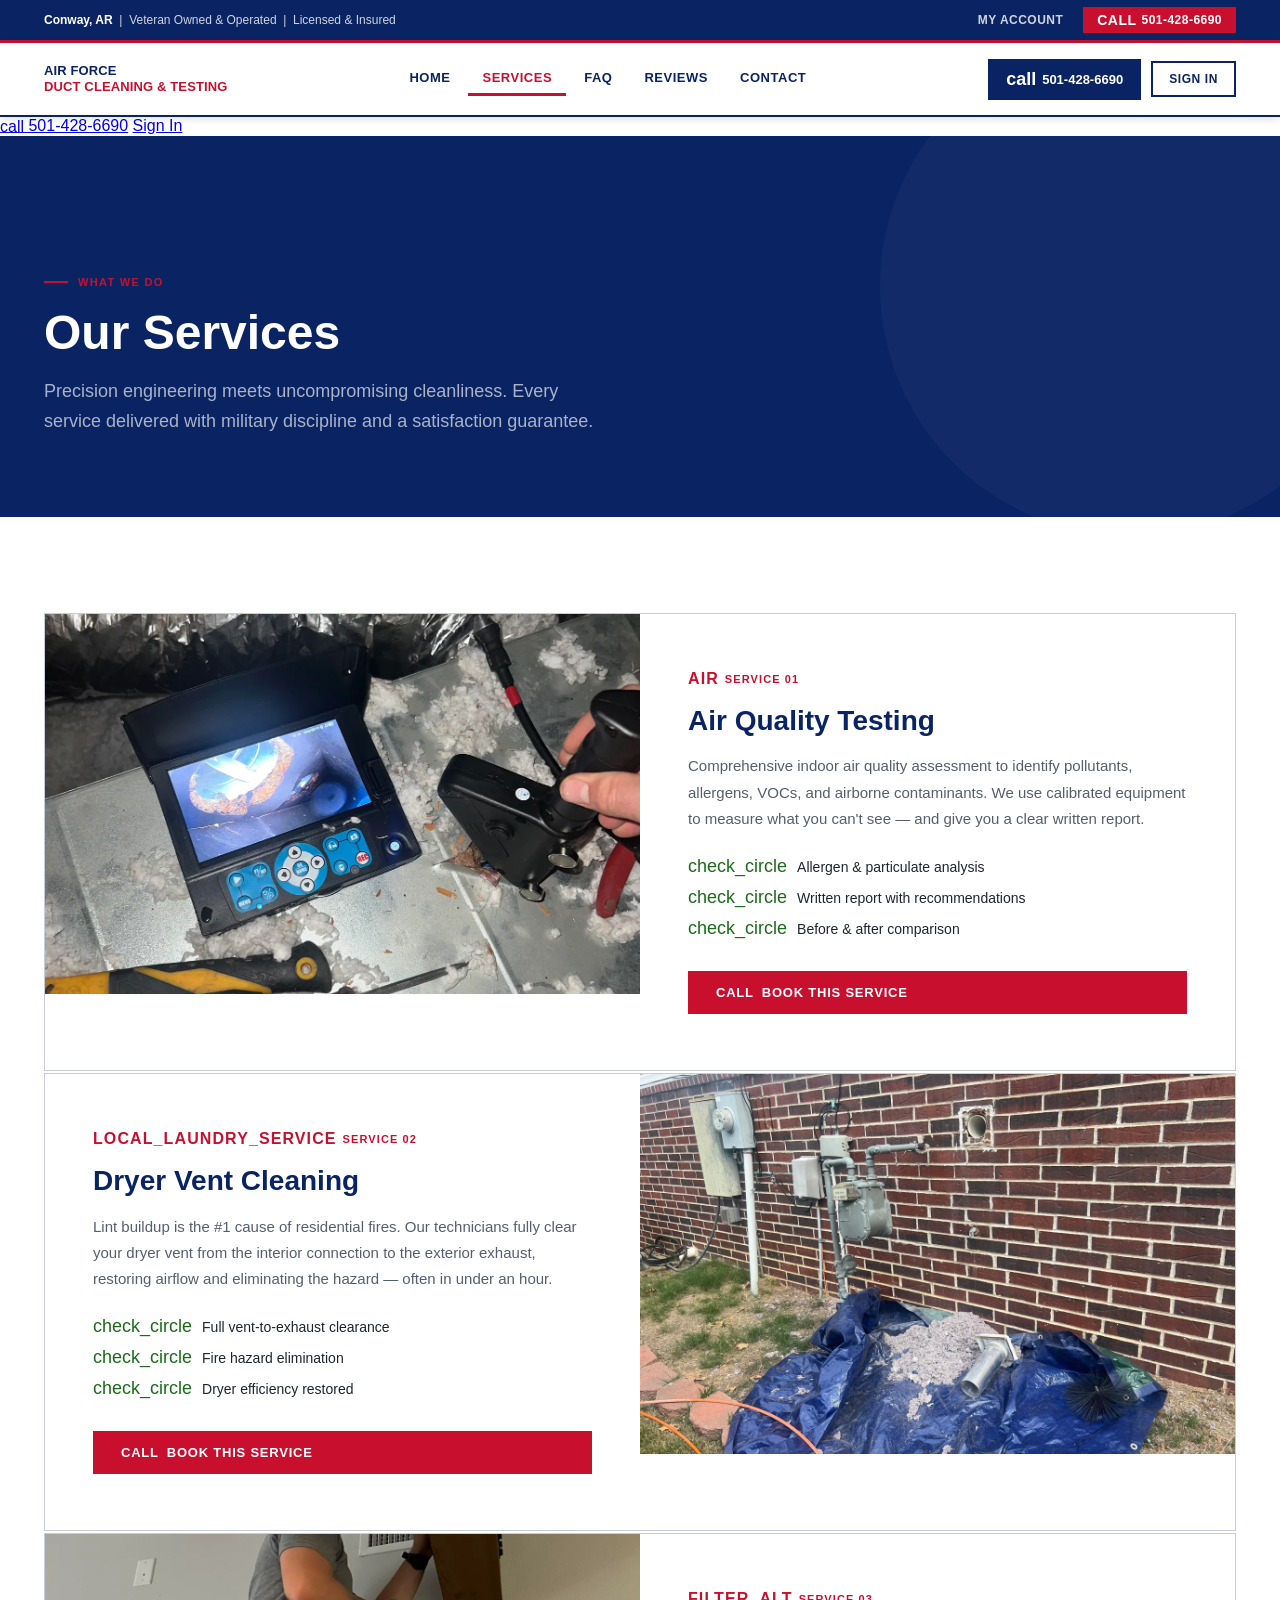
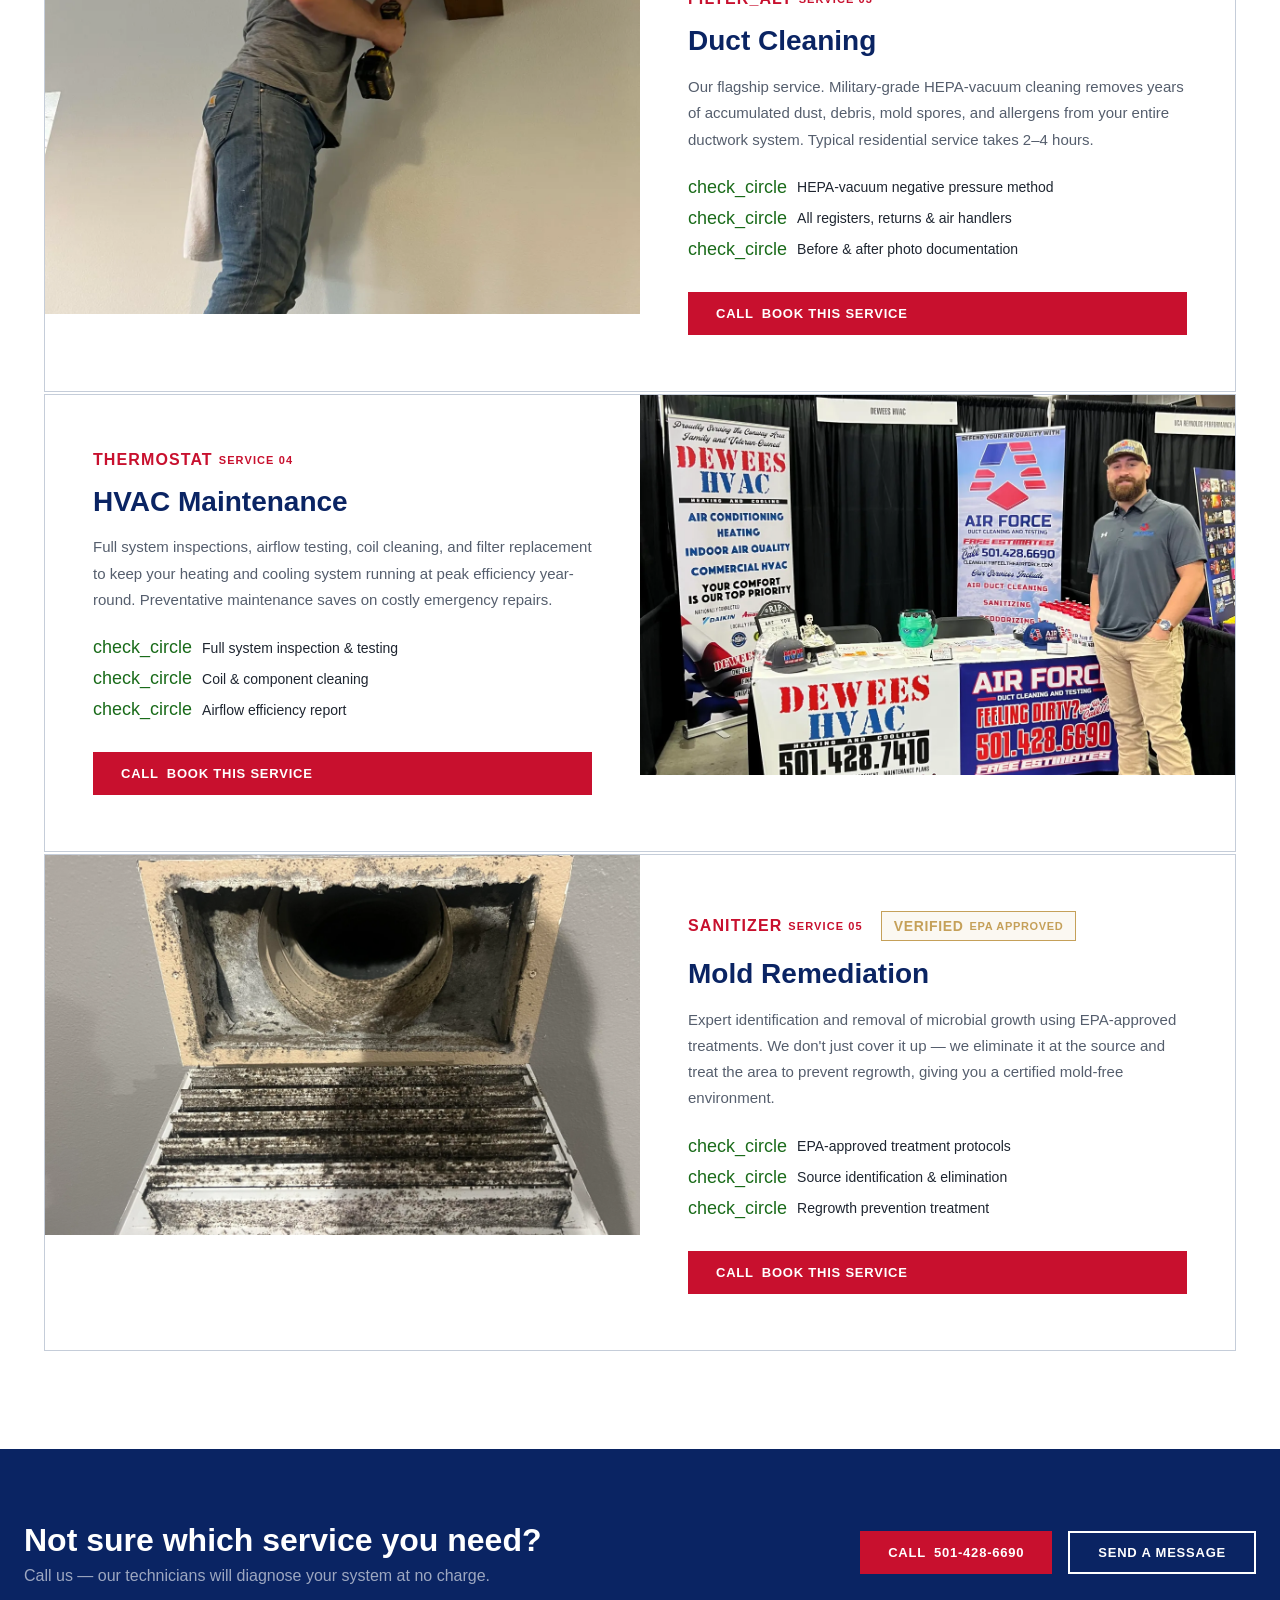
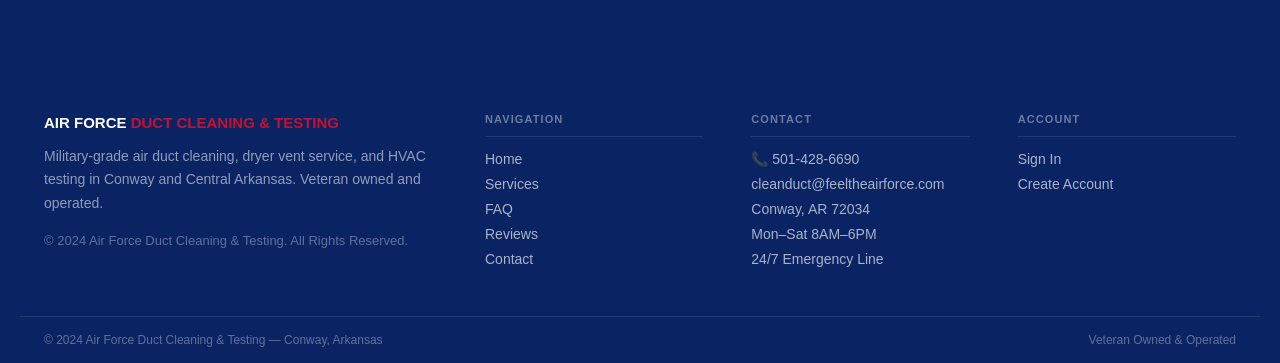
<file: services.html>
<!DOCTYPE html>
<html lang="en">
<head>
<meta charset="utf-8"/>
<meta name="viewport" content="width=device-width, initial-scale=1.0"/>
<title>Services | Air Force Duct Cleaning & Testing</title>
<meta name="description" content="Air duct cleaning, dryer vent cleaning, HVAC maintenance, mold remediation, and air quality testing in Conway, AR."/>
<link rel="preconnect" href="https://fonts.googleapis.com"/>
<link rel="preconnect" href="https://fonts.gstatic.com" crossorigin/>
<link rel="preconnect" href="https://fonts.googleapis.com"/>
<link rel="preconnect" href="https://fonts.gstatic.com" crossorigin/>
<link rel="stylesheet" href="css/style.css"/>
<style>
.page-hero {
  background: var(--navy); padding: 140px 0 80px; position: relative; overflow: hidden;
}
.page-hero::after {
  content: ''; position: absolute; right: -100px; top: -100px;
  width: 500px; height: 500px; border-radius: 50%;
  background: rgba(255,255,255,0.03); pointer-events: none;
}
.page-hero-eyebrow {
  font-family: 'IBM Plex Sans', sans-serif; font-size: 11px; font-weight: 600;
  letter-spacing: 0.12em; text-transform: uppercase; color: var(--red);
  display: flex; align-items: center; gap: 10px; margin-bottom: 16px;
}
.page-hero-eyebrow::before { content: ''; display: block; width: 24px; height: 2px; background: var(--red); }
.page-hero h1 { color: #fff; margin-bottom: 16px; }
.page-hero p { color: rgba(255,255,255,0.65); font-size: 18px; max-width: 560px; line-height: 1.65; }

.services-full { padding: 96px 0; }
.service-row {
  display: grid; grid-template-columns: 1fr 1fr; gap: 0;
  border: 1px solid var(--border); margin-bottom: 2px;
  background: #fff; overflow: hidden;
  transition: box-shadow 0.2s;
}
.service-row:hover { box-shadow: 0 8px 40px rgba(3,21,65,0.1); }
.service-row.reverse { direction: rtl; }
.service-row.reverse > * { direction: ltr; }
.service-img { height: 380px; overflow: hidden; position: relative; }
.service-img img { width: 100%; height: 100%; object-fit: cover; transition: transform 0.5s; }
.service-row:hover .service-img img { transform: scale(1.04); }
.service-content { padding: 56px 48px; display: flex; flex-direction: column; justify-content: center; }
.service-tag {
  display: inline-flex; align-items: center; gap: 6px;
  font-family: 'IBM Plex Sans', sans-serif; font-size: 11px; font-weight: 600;
  letter-spacing: 0.1em; text-transform: uppercase; color: var(--red);
  margin-bottom: 16px;
}
.service-content h2 { font-family: 'Montserrat', sans-serif; font-size: 28px; font-weight: 700; color: var(--navy); margin-bottom: 16px; }
.service-content p { color: var(--gray); font-size: 15px; line-height: 1.75; margin-bottom: 24px; }
.service-features { display: flex; flex-direction: column; gap: 10px; margin-bottom: 32px; }
.service-feature { display: flex; align-items: center; gap: 10px; font-size: 14px; color: var(--dgray); }
.service-feature .material-symbols-outlined { font-size: 18px; color: var(--green); flex-shrink: 0; font-variation-settings: 'FILL' 1, 'wght' 400, 'GRAD' 0, 'opsz' 24; }

.mold-badge {
  display: inline-flex; align-items: center; gap: 6px;
  border: 1px solid var(--gold); background: rgba(197,160,89,0.08);
  color: var(--gold); padding: 6px 12px;
  font-family: 'IBM Plex Sans', sans-serif; font-size: 11px; font-weight: 600;
  letter-spacing: 0.06em; margin-left: 12px;
}
.mold-badge .material-symbols-outlined { font-size: 14px; }

@media (max-width: 900px) {
  .service-row, .service-row.reverse { grid-template-columns: 1fr; direction: ltr; }
  .service-img { height: 260px; }
  .service-content { padding: 36px 24px; }
}

.cta-band { background: var(--navy); padding: 72px 0; }
.cta-band-inner { max-width: 1280px; margin: 0 auto; padding: 0 24px; display: grid; grid-template-columns: 1fr auto; gap: 48px; align-items: center; }
.cta-band h2 { font-family: 'Montserrat', sans-serif; font-size: clamp(22px, 3vw, 32px); font-weight: 700; color: #fff; margin-bottom: 8px; }
.cta-band p { color: rgba(255,255,255,0.6); font-size: 16px; }
.cta-band-actions { display: flex; gap: 16px; align-items: center; flex-shrink: 0; flex-wrap: wrap; }
@media (max-width: 768px) { .cta-band-inner { grid-template-columns: 1fr; } }
</style>
</head>
<body>

<div class="util-bar">
  <div class="util-bar-inner">
    <div class="util-bar-left"><strong>Conway, AR</strong> &nbsp;|&nbsp; Veteran Owned &amp; Operated &nbsp;|&nbsp; Licensed &amp; Insured</div>
    <div class="util-bar-right">
      <a href="signin.html">My Account</a>
      <a href="tel:5014286690" class="util-bar-phone"><span class="material-symbols-outlined" style="font-size:14px;vertical-align:middle;">call</span> 501-428-6690</a>
    </div>
  </div>
</div>
<header id="topnav">
  <div class="nav-inner">
    <a class="nav-logo" href="index.html">
      <div class="nav-logo-text">AIR FORCE<span>DUCT CLEANING &amp; TESTING</span></div>
    </a>
    <nav class="nav-links">
      <a href="index.html">Home</a>
      <a href="services.html" class="active">Services</a>
      <a href="faq.html">FAQ</a>
      <a href="reviews.html">Reviews</a>
      <a href="contact.html">Contact</a>
    </nav>
    <div class="nav-cta">
      <a class="btn-nav-call" href="tel:5014286690"><span class="material-symbols-outlined">call</span> 501-428-6690</a>
      <a class="btn-nav-signin" href="signin.html">Sign In</a>
      <button class="nav-hamburger" id="hamburger" aria-label="Open menu"><span></span><span></span><span></span></button>
    </div>
  </div>
</header>
<nav class="mobile-menu" id="mobile-menu" style="display:none;">
  <a href="index.html">Home</a>
  <a href="services.html" class="active">Services</a>
  <a href="faq.html">FAQ</a>
  <a href="reviews.html">Reviews</a>
  <a href="contact.html">Contact</a>
  <a href="signin.html">Sign In</a>
  <a href="tel:5014286690" class="btn-mobile-call">📞 Call 501-428-6690 — Free Estimates</a>
</nav>

    <div class="nav-right">
      <a class="nav-phone" href="tel:5014286690"><span class="material-symbols-outlined">call</span> 501-428-6690</a>
      <a class="btn-nav" href="signin.html">Sign In</a>
      <button class="nav-hamburger" id="hamburger" aria-label="Open menu"><span></span><span></span><span></span></button>
    </div>
  </div>
</header>
<nav class="mobile-menu" id="mobile-menu" style="display:none;">
  <a href="services.html" class="active">Services</a>
  <a href="index.html#about">About Us</a>
  <a href="faq.html">FAQ</a>
  <a href="reviews.html">Reviews</a>
  <a href="contact.html">Contact</a>
  <a href="signin.html">Sign In</a>
  <a href="tel:5014286690" class="btn-mobile">📞 Call 501-428-6690</a>
</nav>

<section class="page-hero">
  <div class="container">
    <div class="page-hero-eyebrow">What We Do</div>
    <h1 class="headline-xl">Our Services</h1>
    <p>Precision engineering meets uncompromising cleanliness. Every service delivered with military discipline and a satisfaction guarantee.</p>
  </div>
</section>

<section class="services-full">
  <div class="container">

    <div class="service-row reveal">
      <div class="service-img">
        <img src="images/3.webp" alt="Air quality testing equipment"/>
      </div>
      <div class="service-content">
        <div class="service-tag"><span class="material-symbols-outlined" style="font-size:16px;">air</span> Service 01</div>
        <h2>Air Quality Testing</h2>
        <p>Comprehensive indoor air quality assessment to identify pollutants, allergens, VOCs, and airborne contaminants. We use calibrated equipment to measure what you can't see — and give you a clear written report.</p>
        <div class="service-features">
          <div class="service-feature"><span class="material-symbols-outlined">check_circle</span> Allergen & particulate analysis</div>
          <div class="service-feature"><span class="material-symbols-outlined">check_circle</span> Written report with recommendations</div>
          <div class="service-feature"><span class="material-symbols-outlined">check_circle</span> Before & after comparison</div>
        </div>
        <a class="btn-red" href="tel:5014286690"><span class="material-symbols-outlined">call</span> Book This Service</a>
      </div>
    </div>

    <div class="service-row reverse reveal">
      <div class="service-img">
        <img src="images/7.webp" alt="Dryer vent cleaning"/>
      </div>
      <div class="service-content">
        <div class="service-tag"><span class="material-symbols-outlined" style="font-size:16px;">local_laundry_service</span> Service 02</div>
        <h2>Dryer Vent Cleaning</h2>
        <p>Lint buildup is the #1 cause of residential fires. Our technicians fully clear your dryer vent from the interior connection to the exterior exhaust, restoring airflow and eliminating the hazard — often in under an hour.</p>
        <div class="service-features">
          <div class="service-feature"><span class="material-symbols-outlined">check_circle</span> Full vent-to-exhaust clearance</div>
          <div class="service-feature"><span class="material-symbols-outlined">check_circle</span> Fire hazard elimination</div>
          <div class="service-feature"><span class="material-symbols-outlined">check_circle</span> Dryer efficiency restored</div>
        </div>
        <a class="btn-red" href="tel:5014286690"><span class="material-symbols-outlined">call</span> Book This Service</a>
      </div>
    </div>

    <div class="service-row reveal">
      <div class="service-img">
        <img src="images/17.webp" alt="Duct cleaning process"/>
      </div>
      <div class="service-content">
        <div class="service-tag"><span class="material-symbols-outlined" style="font-size:16px;">filter_alt</span> Service 03</div>
        <h2>Duct Cleaning</h2>
        <p>Our flagship service. Military-grade HEPA-vacuum cleaning removes years of accumulated dust, debris, mold spores, and allergens from your entire ductwork system. Typical residential service takes 2–4 hours.</p>
        <div class="service-features">
          <div class="service-feature"><span class="material-symbols-outlined">check_circle</span> HEPA-vacuum negative pressure method</div>
          <div class="service-feature"><span class="material-symbols-outlined">check_circle</span> All registers, returns & air handlers</div>
          <div class="service-feature"><span class="material-symbols-outlined">check_circle</span> Before & after photo documentation</div>
        </div>
        <a class="btn-red" href="tel:5014286690"><span class="material-symbols-outlined">call</span> Book This Service</a>
      </div>
    </div>

    <div class="service-row reverse reveal">
      <div class="service-img">
        <img src="images/10.webp" alt="HVAC maintenance technician"/>
      </div>
      <div class="service-content">
        <div class="service-tag"><span class="material-symbols-outlined" style="font-size:16px;">thermostat</span> Service 04</div>
        <h2>HVAC Maintenance</h2>
        <p>Full system inspections, airflow testing, coil cleaning, and filter replacement to keep your heating and cooling system running at peak efficiency year-round. Preventative maintenance saves on costly emergency repairs.</p>
        <div class="service-features">
          <div class="service-feature"><span class="material-symbols-outlined">check_circle</span> Full system inspection & testing</div>
          <div class="service-feature"><span class="material-symbols-outlined">check_circle</span> Coil & component cleaning</div>
          <div class="service-feature"><span class="material-symbols-outlined">check_circle</span> Airflow efficiency report</div>
        </div>
        <a class="btn-red" href="tel:5014286690"><span class="material-symbols-outlined">call</span> Book This Service</a>
      </div>
    </div>

    <div class="service-row reveal">
      <div class="service-img">
        <img src="images/14.webp" alt="Mold remediation"/>
      </div>
      <div class="service-content">
        <div class="service-tag">
          <span class="material-symbols-outlined" style="font-size:16px;">sanitizer</span> Service 05
          <span class="mold-badge"><span class="material-symbols-outlined">verified</span> EPA Approved</span>
        </div>
        <h2>Mold Remediation</h2>
        <p>Expert identification and removal of microbial growth using EPA-approved treatments. We don't just cover it up — we eliminate it at the source and treat the area to prevent regrowth, giving you a certified mold-free environment.</p>
        <div class="service-features">
          <div class="service-feature"><span class="material-symbols-outlined">check_circle</span> EPA-approved treatment protocols</div>
          <div class="service-feature"><span class="material-symbols-outlined">check_circle</span> Source identification & elimination</div>
          <div class="service-feature"><span class="material-symbols-outlined">check_circle</span> Regrowth prevention treatment</div>
        </div>
        <a class="btn-red" href="tel:5014286690"><span class="material-symbols-outlined">call</span> Book This Service</a>
      </div>
    </div>

  </div>
</section>

<div class="cta-band">
  <div class="cta-band-inner">
    <div>
      <h2>Not sure which service you need?</h2>
      <p>Call us — our technicians will diagnose your system at no charge.</p>
    </div>
    <div class="cta-band-actions">
      <a class="btn-red" href="tel:5014286690"><span class="material-symbols-outlined">call</span> 501-428-6690</a>
      <a class="btn-outline-white" href="contact.html">Send a Message</a>
    </div>
  </div>
</div>

<footer>
  <div class="footer-top">
    <div class="footer-brand">
      <div class="footer-logo-text">AIR FORCE<span> DUCT CLEANING &amp; TESTING</span></div>
      <p>Military-grade air duct cleaning, dryer vent service, and HVAC testing in Conway and Central Arkansas. Veteran owned and operated.</p>
      <p style="margin-top:14px; color:rgba(255,255,255,0.35); font-size:13px;">© 2024 Air Force Duct Cleaning &amp; Testing. All Rights Reserved.</p>
    </div>
    <div class="footer-col">
      <h4>Navigation</h4>
      <a href="index.html">Home</a>
      <a href="services.html">Services</a>
      <a href="faq.html">FAQ</a>
      <a href="reviews.html">Reviews</a>
      <a href="contact.html">Contact</a>
    </div>
    <div class="footer-col">
      <h4>Contact</h4>
      <a href="tel:5014286690">📞 501-428-6690</a>
      <a href="mailto:cleanduct@feeltheairforce.com">cleanduct@feeltheairforce.com</a>
      <a href="#">Conway, AR 72034</a>
      <a href="#">Mon–Sat 8AM–6PM</a>
      <a href="#">24/7 Emergency Line</a>
    </div>
    <div class="footer-col">
      <h4>Account</h4>
      <a href="signin.html">Sign In</a>
      <a href="register.html">Create Account</a>
    </div>
  </div>
  <div class="footer-bottom">
    <span>© 2024 Air Force Duct Cleaning &amp; Testing — Conway, Arkansas</span>
    <span>Veteran Owned &amp; Operated</span>
  </div>
</footer>

<script src="js/main.js"></script>
</body>
</html>
</file>
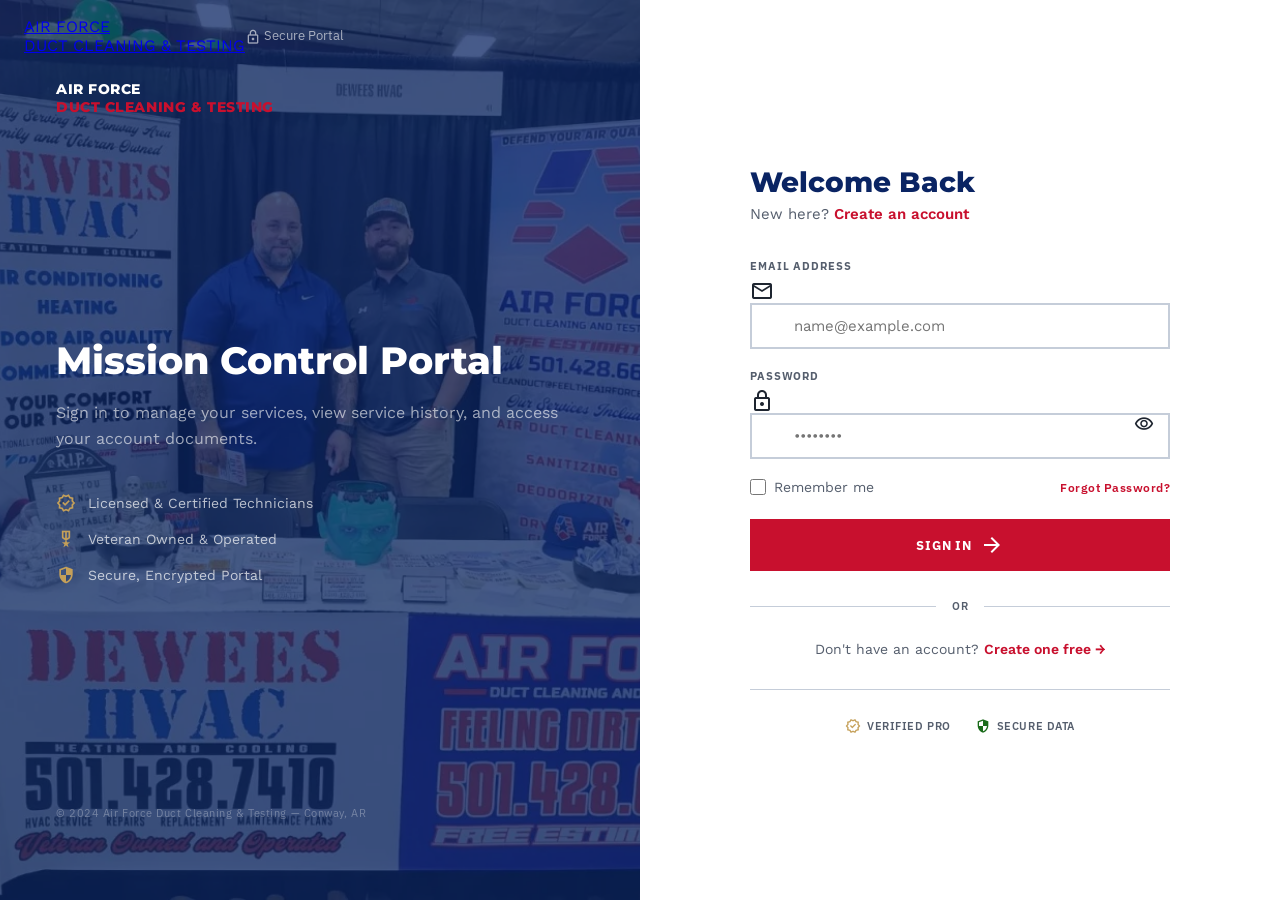
<file: signin.html>
<!DOCTYPE html>
<html lang="en">
<head>
<meta charset="utf-8"/>
<meta name="viewport" content="width=device-width, initial-scale=1.0"/>
<title>Sign In | Air Force Duct Cleaning & Testing</title>
<link rel="preconnect" href="https://fonts.googleapis.com"/>
<link rel="preconnect" href="https://fonts.gstatic.com" crossorigin/>
<link href="https://fonts.googleapis.com/css2?family=Montserrat:wght@600;700;800&family=IBM+Plex+Sans:wght@500;600&family=Work+Sans:wght@400&display=swap" rel="stylesheet"/>
<link href="https://fonts.googleapis.com/css2?family=Material+Symbols+Outlined:wght,FILL@400,0&display=swap" rel="stylesheet"/>
<link rel="stylesheet" href="css/style.css"/>
<style>
body { background: var(--offwhite); }

.auth-page {
  min-height: 100vh; display: grid; grid-template-columns: 1fr 1fr;
}
.auth-left {
  position: relative; overflow: hidden; min-height: 100vh;
  background: var(--navy);
}
.auth-left-img {
  position: absolute; inset: 0;
  background: url('images/1.webp') center/cover no-repeat;
  opacity: 0.25;
}
.auth-left-content {
  position: relative; z-index: 2; padding: 80px 56px;
  display: flex; flex-direction: column; justify-content: space-between; min-height: 100vh;
}
.auth-brand {
  font-family: 'Montserrat', sans-serif; font-size: 14px; font-weight: 800;
  letter-spacing: 0.04em; color: #fff; text-decoration: none; line-height: 1.3;
}
.auth-brand span { color: var(--red); }
.auth-left-body { flex: 1; display: flex; flex-direction: column; justify-content: center; }
.auth-left-body h2 {
  font-family: 'Montserrat', sans-serif; font-size: clamp(28px, 3vw, 40px); font-weight: 800;
  color: #fff; margin-bottom: 16px; line-height: 1.2;
}
.auth-left-body p { color: rgba(255,255,255,0.6); font-size: 16px; line-height: 1.65; margin-bottom: 40px; }
.auth-trust { display: flex; flex-direction: column; gap: 16px; }
.auth-trust-item { display: flex; align-items: center; gap: 12px; color: rgba(255,255,255,0.7); font-size: 14px; }
.auth-trust-item .material-symbols-outlined { font-size: 20px; color: var(--gold); }
.auth-left-footer { font-family: 'IBM Plex Sans', sans-serif; font-size: 11px; color: rgba(255,255,255,0.3); letter-spacing: 0.05em; }

.auth-right {
  display: flex; align-items: center; justify-content: center;
  padding: 80px 48px; background: #fff;
}
.auth-form-wrap { width: 100%; max-width: 420px; }
.auth-form-wrap h1 {
  font-family: 'Montserrat', sans-serif; font-size: 28px; font-weight: 800;
  color: var(--navy); margin-bottom: 6px;
}
.auth-form-wrap .auth-sub { color: var(--gray); font-size: 15px; margin-bottom: 36px; }
.auth-form-wrap .auth-sub a { color: var(--red); font-weight: 600; text-decoration: none; }
.auth-form-wrap .auth-sub a:hover { text-decoration: underline; }

.form-group { margin-bottom: 20px; }
.pw-wrap { position: relative; }
.pw-toggle {
  position: absolute; right: 12px; top: 50%; transform: translateY(-50%);
  background: none; border: none; cursor: pointer; color: var(--outline); padding: 4px;
}
.pw-toggle:hover { color: var(--navy); }
.pw-toggle .material-symbols-outlined { font-size: 20px; }

.auth-row { display: flex; justify-content: space-between; align-items: center; margin-bottom: 24px; }
.auth-remember { display: flex; align-items: center; gap: 8px; font-size: 14px; color: var(--gray); cursor: pointer; }
.auth-remember input { accent-color: var(--navy); width: 16px; height: 16px; }
.auth-forgot { font-family: 'IBM Plex Sans', sans-serif; font-size: 12px; font-weight: 600; color: var(--red); text-decoration: none; letter-spacing: 0.04em; }
.auth-forgot:hover { text-decoration: underline; }

.auth-error {
  display: none; background: rgba(186,26,26,0.08); border: 1px solid var(--error);
  padding: 12px 16px; margin-bottom: 20px;
  font-family: 'IBM Plex Sans', sans-serif; font-size: 13px; font-weight: 600;
  color: var(--error); align-items: center; gap: 8px;
}
.auth-error .material-symbols-outlined { font-size: 18px; }
.auth-divider { display: flex; align-items: center; gap: 16px; margin: 28px 0; color: var(--border); }
.auth-divider::before, .auth-divider::after { content: ''; flex: 1; height: 1px; background: var(--border); }
.auth-divider span { font-family: 'IBM Plex Sans', sans-serif; font-size: 11px; font-weight: 600; letter-spacing: 0.06em; text-transform: uppercase; color: var(--gray); white-space: nowrap; }
.auth-trust-badges { display: flex; justify-content: center; gap: 24px; margin-top: 32px; padding-top: 28px; border-top: 1px solid var(--border); }
.auth-badge { display: flex; align-items: center; gap: 6px; font-family: 'IBM Plex Sans', sans-serif; font-size: 11px; font-weight: 600; letter-spacing: 0.05em; text-transform: uppercase; color: var(--gray); }
.auth-badge .material-symbols-outlined { font-size: 16px; }

@media (max-width: 900px) {
  .auth-page { grid-template-columns: 1fr; }
  .auth-left { display: none; }
  .auth-right { padding: 120px 24px 60px; min-height: 100vh; }
}
</style>
</head>
<body>

<!-- Minimal top nav for auth pages -->
<header id="topnav" style="position:absolute; background:transparent; border:none; box-shadow:none;">
  <div class="nav-inner">
    <a class="nav-brand" href="index.html">AIR FORCE<br/><span>DUCT CLEANING & TESTING</span></a>
    <div></div>
    <div class="nav-right" style="display:flex; align-items:center; gap:16px;">
      <span class="nav-phone" style="color:rgba(255,255,255,0.6); font-family:'IBM Plex Sans',sans-serif; font-size:13px;">
        <span class="material-symbols-outlined" style="font-size:16px;">lock</span> Secure Portal
      </span>
    </div>
  </div>
</header>

<div class="auth-page">
  <div class="auth-left">
    <div class="auth-left-img"></div>
    <div class="auth-left-content">
      <a class="auth-brand" href="index.html">AIR FORCE<br/><span>DUCT CLEANING & TESTING</span></a>
      <div class="auth-left-body">
        <h2>Mission Control Portal</h2>
        <p>Sign in to manage your services, view service history, and access your account documents.</p>
        <div class="auth-trust">
          <div class="auth-trust-item"><span class="material-symbols-outlined">verified</span> Licensed &amp; Certified Technicians</div>
          <div class="auth-trust-item"><span class="material-symbols-outlined">military_tech</span> Veteran Owned &amp; Operated</div>
          <div class="auth-trust-item"><span class="material-symbols-outlined">security</span> Secure, Encrypted Portal</div>
        </div>
      </div>
      <div class="auth-left-footer">© 2024 Air Force Duct Cleaning & Testing — Conway, AR</div>
    </div>
  </div>

  <div class="auth-right">
    <div class="auth-form-wrap">
      <h1>Welcome Back</h1>
      <p class="auth-sub">New here? <a href="register.html">Create an account</a></p>

      <div class="auth-error" id="auth-error">
        <span class="material-symbols-outlined">error</span>
        <span id="auth-error-msg">Invalid email or password.</span>
      </div>

      <form id="signin-form" novalidate>
        <div class="form-group">
          <label class="form-label" for="email">Email Address</label>
          <div class="input-icon-wrap">
            <span class="material-symbols-outlined">mail</span>
            <input class="form-input with-icon" id="email" type="email" placeholder="name@example.com" required autocomplete="email"/>
          </div>
        </div>

        <div class="form-group">
          <label class="form-label" for="password">Password</label>
          <div class="pw-wrap">
            <div class="input-icon-wrap">
              <span class="material-symbols-outlined">lock</span>
              <input class="form-input with-icon" id="password" type="password" placeholder="••••••••" required autocomplete="current-password" style="padding-right:44px;"/>
            </div>
            <button class="pw-toggle" type="button" id="pw-toggle" aria-label="Show password">
              <span class="material-symbols-outlined" id="pw-icon">visibility</span>
            </button>
          </div>
        </div>

        <div class="auth-row">
          <label class="auth-remember">
            <input type="checkbox" id="remember"/> Remember me
          </label>
          <a class="auth-forgot" href="#">Forgot Password?</a>
        </div>

        <button class="btn-red" type="submit" style="width:100%; justify-content:center;">
          Sign In <span class="material-symbols-outlined">arrow_forward</span>
        </button>
      </form>

      <div class="auth-divider"><span>or</span></div>
      <p style="text-align:center; font-size:14px; color:var(--gray);">
        Don't have an account? <a href="register.html" style="color:var(--red); font-weight:600; text-decoration:none;">Create one free &rarr;</a>
      </p>

      <div class="auth-trust-badges">
        <div class="auth-badge"><span class="material-symbols-outlined" style="color:var(--gold);">verified</span> Verified Pro</div>
        <div class="auth-badge"><span class="material-symbols-outlined" style="color:var(--green);">security</span> Secure Data</div>
      </div>
    </div>
  </div>
</div>

<script>
// Password toggle
document.getElementById('pw-toggle').addEventListener('click', function() {
  const pw = document.getElementById('password');
  const icon = document.getElementById('pw-icon');
  if (pw.type === 'password') { pw.type = 'text'; icon.textContent = 'visibility_off'; }
  else { pw.type = 'password'; icon.textContent = 'visibility'; }
});

// Sign in with localStorage
document.getElementById('signin-form').addEventListener('submit', function(e) {
  e.preventDefault();
  const email = document.getElementById('email').value.trim().toLowerCase();
  const password = document.getElementById('password').value;
  const remember = document.getElementById('remember').checked;
  const errorEl = document.getElementById('auth-error');
  const errorMsg = document.getElementById('auth-error-msg');
  errorEl.style.display = 'none';

  if (!email || !password) {
    errorMsg.textContent = 'Please enter your email and password.';
    errorEl.style.display = 'flex'; return;
  }

  // Check registered users
  const users = JSON.parse(localStorage.getItem('afdc_users') || '[]');
  const user = users.find(u => u.email === email && u.password === password);
  if (!user) {
    errorMsg.textContent = 'Invalid email or password. Need an account? Create one below.';
    errorEl.style.display = 'flex'; return;
  }

  // Store session
  const session = { email: user.email, name: user.name, loggedIn: true };
  if (remember) localStorage.setItem('afdc_session', JSON.stringify(session));
  else sessionStorage.setItem('afdc_session', JSON.stringify(session));

  window.location.href = 'index.html';
});

// Redirect if already logged in
const sess = JSON.parse(localStorage.getItem('afdc_session') || sessionStorage.getItem('afdc_session') || 'null');
if (sess && sess.loggedIn) window.location.href = 'index.html';
</script>
</body>
</html>
</file>
<file: css/style.css>
/* ===========================
   AIR FORCE DUCT — Global Styles
   Strictly Red, White & Blue. No glass. No gradients.
   =========================== */

:root {
  --navy:   #0a2463;
  --red:    #c8102e;
  --red-dk: #a00d24;
  --white:  #ffffff;
  --offwhite: #f4f5f8;
  --ltblue: #dce8ff;
  --gray:   #555e6d;
  --lgray:  #e2e6ec;
  --dgray:  #1e2530;
  --border: #c5cdd9;
  --gold:   #C5A059;
  --green:  #1a6b1a;
}

*, *::before, *::after { box-sizing: border-box; margin: 0; padding: 0; }
html { scroll-behavior: smooth; }

body {
  font-family: 'Work Sans', sans-serif;
  background: var(--white);
  color: var(--dgray);
  min-height: 100vh;
  display: flex; flex-direction: column;
  -webkit-font-smoothing: antialiased;
}

/* ——— Typography ——— */
h1,h2,h3,h4 { font-family: 'Montserrat', sans-serif; line-height: 1.2; }
.label { font-family: 'IBM Plex Sans', sans-serif; font-size: 12px; font-weight: 600; letter-spacing: 0.08em; text-transform: uppercase; }

/* ——— Layout ——— */
.container { max-width: 1240px; margin: 0 auto; padding: 0 24px; }
@media (max-width: 640px) { .container { padding: 0 16px; } }

/* ——— TOP UTILITY BAR ——— */
.util-bar {
  background: var(--navy); color: var(--white);
  padding: 7px 0; border-bottom: 3px solid var(--red);
}
.util-bar-inner {
  max-width: 1240px; margin: 0 auto; padding: 0 24px;
  display: flex; justify-content: space-between; align-items: center; flex-wrap: wrap; gap: 8px;
}
.util-bar-left { font-family:'IBM Plex Sans',sans-serif; font-size:12px; color:rgba(255,255,255,0.8); }
.util-bar-left strong { color:var(--white); }
.util-bar-right { display:flex; gap:20px; align-items:center; }
.util-bar-right a {
  font-family:'IBM Plex Sans',sans-serif; font-size:12px; font-weight:600;
  color:rgba(255,255,255,0.8); text-decoration:none; letter-spacing:0.04em; text-transform:uppercase;
}
.util-bar-right a:hover { color:#fff; }
.util-bar-phone {
  background: var(--red); color: #fff !important;
  padding: 5px 14px; font-weight:700 !important;
  display:flex; align-items:center; gap:5px;
}
.util-bar-phone:hover { background: var(--red-dk) !important; }

/* ——— MAIN NAV ——— */
#topnav {
  position: sticky; top: 0; z-index: 100;
  background: var(--white);
  border-bottom: 2px solid var(--navy);
  box-shadow: 0 2px 8px rgba(0,0,0,0.12);
}
.nav-inner {
  max-width: 1240px; margin: 0 auto; padding: 0 24px;
  display: flex; align-items: center; justify-content: space-between; height: 72px;
}
.nav-logo { display:flex; align-items:center; gap:12px; text-decoration:none; }
.nav-logo img { height:52px; width:auto; display:block; }
.nav-logo-text {
  font-family:'Montserrat',sans-serif; font-size:13px; font-weight:800;
  color:var(--navy); line-height:1.25; letter-spacing:0.01em;
}
.nav-logo-text span { color:var(--red); display:block; }

.nav-links { display:flex; gap:4px; align-items:center; }
.nav-links a {
  font-family:'IBM Plex Sans',sans-serif; font-size:13px; font-weight:600;
  letter-spacing:0.04em; text-transform:uppercase; color:var(--navy);
  text-decoration:none; padding:8px 14px;
  border-bottom: 3px solid transparent;
  transition: color 0.15s, border-color 0.15s;
}
.nav-links a:hover { color:var(--red); border-bottom-color:var(--red); }
.nav-links a.active { color:var(--red); border-bottom-color:var(--red); }

.nav-cta {
  display:flex; align-items:center; gap:10px; flex-shrink:0;
}
.btn-nav-call {
  display:flex; align-items:center; gap:6px;
  background:var(--navy); color:#fff;
  font-family:'IBM Plex Sans',sans-serif; font-size:13px; font-weight:700;
  text-decoration:none; padding:10px 18px;
  transition: background 0.15s;
}
.btn-nav-call:hover { background:var(--red); }
.btn-nav-call .material-symbols-outlined { font-size:18px; }

.btn-nav-signin {
  font-family:'IBM Plex Sans',sans-serif; font-size:12px; font-weight:600;
  letter-spacing:0.05em; text-transform:uppercase;
  color:var(--navy); text-decoration:none;
  padding:9px 16px; border:2px solid var(--navy);
  transition: all 0.15s;
}
.btn-nav-signin:hover { background:var(--navy); color:#fff; }

/* Hamburger */
.nav-hamburger {
  display:none; flex-direction:column; gap:5px; cursor:pointer;
  background:none; border:none; padding:4px;
}
.nav-hamburger span { display:block; width:22px; height:2px; background:var(--navy); }

.mobile-menu {
  display:none; position:fixed; top:72px; left:0; right:0; z-index:99;
  background:var(--white); border-bottom:3px solid var(--navy);
  padding:16px 24px; flex-direction:column; gap:0;
  box-shadow: 0 8px 24px rgba(0,0,0,0.15);
}
.mobile-menu a {
  font-family:'IBM Plex Sans',sans-serif; font-size:13px; font-weight:600;
  letter-spacing:0.05em; text-transform:uppercase; color:var(--navy);
  text-decoration:none; padding:13px 0;
  border-bottom:1px solid var(--lgray); display:block;
}
.mobile-menu a:hover { color:var(--red); }
.mobile-menu .btn-mobile-call {
  margin-top:12px; background:var(--red); color:#fff;
  padding:14px; text-align:center; font-weight:700; border:none;
  font-size:14px; letter-spacing:0.04em;
}

@media (max-width: 960px) {
  .nav-links { display:none; }
  .nav-hamburger { display:flex; }
  .btn-nav-signin { display:none; }
}
@media (max-width: 480px) {
  .util-bar-left { display:none; }
}

/* ——— BUTTONS ——— */
.btn-red {
  display:inline-flex; align-items:center; gap:8px;
  background:var(--red); color:#fff;
  font-family:'IBM Plex Sans',sans-serif; font-size:13px; font-weight:700;
  letter-spacing:0.06em; text-transform:uppercase;
  padding:14px 28px; text-decoration:none; border:none; cursor:pointer;
  transition: background 0.15s, transform 0.1s;
}
.btn-red:hover { background:var(--red-dk); transform:translateY(-1px); }

.btn-navy {
  display:inline-flex; align-items:center; gap:8px;
  background:var(--navy); color:#fff;
  font-family:'IBM Plex Sans',sans-serif; font-size:13px; font-weight:700;
  letter-spacing:0.06em; text-transform:uppercase;
  padding:14px 28px; text-decoration:none; border:none; cursor:pointer;
  transition: background 0.15s;
}
.btn-navy:hover { background:#0d2f7a; }

.btn-outline-white {
  display:inline-flex; align-items:center; gap:8px;
  background:transparent; color:#fff;
  font-family:'IBM Plex Sans',sans-serif; font-size:13px; font-weight:700;
  letter-spacing:0.06em; text-transform:uppercase;
  padding:12px 28px; text-decoration:none; border:2px solid #fff; cursor:pointer;
  transition: background 0.15s, color 0.15s;
}
.btn-outline-white:hover { background:#fff; color:var(--navy); }

/* ——— SECTION HEADER ——— */
.section-tag {
  font-family:'IBM Plex Sans',sans-serif; font-size:11px; font-weight:700;
  letter-spacing:0.14em; text-transform:uppercase; color:var(--red);
  margin-bottom:10px; display:block;
}
.section-rule {
  display:flex; align-items:center; gap:12px; margin-bottom:10px;
}
.section-rule::after { content:''; flex:0 0 36px; height:3px; background:var(--red); display:block; }

/* ——— FORMS ——— */
.form-group { display:flex; flex-direction:column; gap:6px; margin-bottom:18px; }
.form-label {
  font-family:'IBM Plex Sans',sans-serif; font-size:11px; font-weight:700;
  letter-spacing:0.08em; text-transform:uppercase; color:var(--gray);
}
.form-input {
  padding:12px 14px; font-size:15px; font-family:'Work Sans',sans-serif;
  background:#fff; color:var(--dgray);
  border:2px solid var(--border);
  outline:none; transition:border-color 0.15s; width:100%;
}
.form-input:focus { border-color:var(--navy); }
.form-input.with-icon { padding-left:42px; }
.input-wrap { position:relative; }
.input-wrap .material-symbols-outlined {
  position:absolute; left:11px; top:50%; transform:translateY(-50%);
  font-size:19px; color:var(--gray); pointer-events:none;
}
textarea.form-input { resize:vertical; min-height:110px; }
select.form-input { cursor:pointer; appearance:none; }

/* ——— FOOTER ——— */
footer { background:var(--navy); color:#fff; margin-top:auto; }
.footer-top {
  max-width:1240px; margin:0 auto; padding:56px 24px 40px;
  display:grid; grid-template-columns:1.8fr 1fr 1fr 1fr; gap:48px;
}
.footer-brand .footer-logo-text {
  font-family:'Montserrat',sans-serif; font-size:15px; font-weight:800; color:#fff; margin-bottom:12px; line-height:1.3;
}
.footer-brand .footer-logo-text span { color:var(--red); }
.footer-brand p { font-size:14px; color:rgba(255,255,255,0.55); line-height:1.7; }
.footer-col h4 {
  font-family:'IBM Plex Sans',sans-serif; font-size:11px; font-weight:700;
  letter-spacing:0.1em; text-transform:uppercase; color:rgba(255,255,255,0.4);
  margin-bottom:14px; padding-bottom:10px; border-bottom:1px solid rgba(255,255,255,0.1);
}
.footer-col a { display:block; font-size:14px; color:rgba(255,255,255,0.65); text-decoration:none; margin-bottom:9px; transition:color 0.15s; }
.footer-col a:hover { color:#fff; }
.footer-bottom {
  border-top:1px solid rgba(255,255,255,0.1);
  max-width:1240px; margin:0 auto; padding:16px 24px;
  display:flex; justify-content:space-between; align-items:center; flex-wrap:wrap; gap:8px;
  font-size:12px; color:rgba(255,255,255,0.35);
}
@media (max-width:900px) { .footer-top { grid-template-columns:1fr 1fr; gap:32px; } }
@media (max-width:480px) { .footer-top { grid-template-columns:1fr; } }

/* ——— Page hero ——— */
.page-hero { background:var(--navy); padding:120px 0 60px; }
.page-hero h1 { color:#fff; font-size:clamp(28px,4vw,48px); font-weight:800; margin-bottom:12px; }
.page-hero p { color:rgba(255,255,255,0.7); font-size:17px; max-width:540px; line-height:1.65; }
.page-hero .section-tag { color:rgba(255,255,255,0.5); }

/* ——— Scroll reveal ——— */
.reveal { opacity:0; transform:translateY(20px); transition:opacity 0.5s ease, transform 0.5s ease; }
.reveal.visible { opacity:1; transform:none; }

/* ——— Material Symbols ——— */
.material-symbols-outlined {
  font-variation-settings:'FILL' 0,'wght' 400,'GRAD' 0,'opsz' 24;
  vertical-align:middle;
}
</file>
